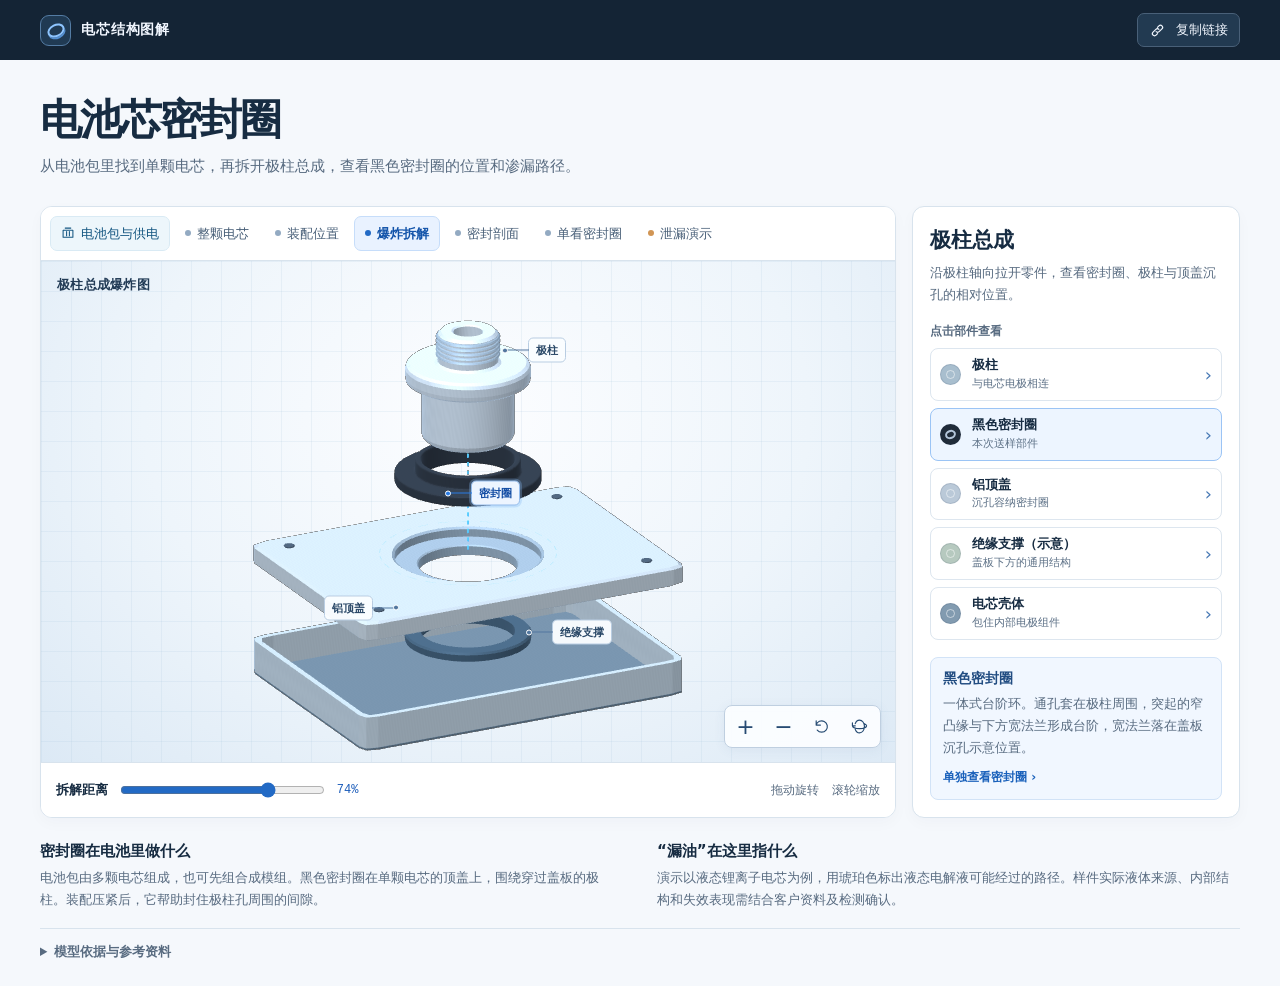
<file: battery-seal/index.html>
<!doctype html>
<html lang="zh-CN">
<head>
  <meta charset="utf-8">
  <meta name="viewport" content="width=device-width, initial-scale=1">
  <meta name="description" content="播放电池包内的电芯拆装与供电动画，交互查看极柱密封圈和失效路径。">
  <meta name="theme-color" content="#142435">
  <title>电池芯密封圈 · 三维拆解</title>
  <style>
:root {
  color-scheme: light;
  font-family: "Inter", "PingFang SC", "Microsoft YaHei", system-ui, sans-serif;
  --navy: #142435;
  --ink: #172c42;
  --muted: #586b80;
  --line: #d8e3ed;
  --blue: #185ab9;
  --pale: #edf5ff;
  --amber: #a3500a;
}
*, *::before, *::after { box-sizing: border-box; }
body { margin: 0; color: var(--ink); background: #f5f8fc; }
button, input { font: inherit; }
button { cursor: pointer; color: inherit; }
button:focus-visible, a:focus-visible, input:focus-visible, canvas:focus-visible, summary:focus-visible {
  outline: 2px solid #237bd9; outline-offset: 3px;
}
[hidden] { display: none !important; }
.top { background: var(--navy); color: #f2f7ff; }
.top-inner, main { width: min(1432px, calc(100% - 80px)); margin: 0 auto; }
.top-inner { height: 60px; display: flex; align-items: center; justify-content: space-between; gap: 12px; }
.wordmark, .share { display: flex; align-items: center; gap: 10px; font-size: 14px; }
.wordmark { font-weight: 650; letter-spacing: .06em; white-space: nowrap; }
.mark { width: 31px; height: 31px; border: 1px solid #547ca4; border-radius: 9px; display: grid; place-items: center; background: #203a53; }
.mark i { width: 18px; height: 13px; border: 2px solid #8ec5ff; border-radius: 50%; transform: rotate(-26deg); box-shadow: 0 2px 0 #538ed0; }
.share { background: #223a51; border: 1px solid #496078; border-radius: 7px; padding: 7px 11px; font-size: 13px; }
.share:hover { background: #2d4c68; }
.share svg, .camera svg { width: 17px; height: 17px; fill: none; stroke: currentColor; stroke-width: 1.65; stroke-linecap: round; stroke-linejoin: round; }
.intro { padding: 36px 0 26px; }
.intro h1 { font-size: clamp(32px, 3.3vw, 53px); line-height: 1.14; font-weight: 750; letter-spacing: -.045em; margin: 0 0 10px; }
.intro p { margin: 0; font-size: 15px; line-height: 1.7; color: var(--muted); }
.workbench { display: grid; grid-template-columns: minmax(0, 1fr) 328px; gap: 16px; align-items: stretch; }
.viewer, .sidebar { background: #fff; border: 1px solid var(--line); border-radius: 12px; box-shadow: 0 5px 15px #1a365807; min-width: 0; }
.viewer { display: flex; flex-direction: column; overflow: hidden; }
.tabs { display: flex; flex-wrap: wrap; padding: 9px; gap: 4px; background: #fff; border-bottom: 1px solid var(--line); }
.tabs button { border: 1px solid transparent; border-radius: 7px; background: transparent; padding: 8px 10px; font-size: 13px; line-height: 1.35; white-space: nowrap; color: #475e77; display: flex; align-items: center; gap: 6px; }
.tabs button:hover { background: #f1f6fb; }
.tabs button[aria-pressed="true"] { background: #e9f2ff; border-color: #c6ddfa; font-weight: 700; color: #1354aa; }
.tabs button i { border-radius: 50%; width: 6px; height: 6px; background: #93aac2; }
.tabs button[data-mode="pack"] { color: #145681; background: #edf6fb; border-color: #d9eaf4; }
.tabs button[data-mode="pack"][aria-pressed="true"] { background: #e0eff8; border-color: #aad0eb; }
.tabs button[data-mode="pack"] svg { width: 14px; height: 14px; fill: none; stroke: currentColor; stroke-width: 1.5; stroke-linecap: round; stroke-linejoin: round; }
.tabs button[aria-pressed="true"] i { background: #226ac5; }
.tabs button[data-mode="leak"] i { background: #d19554; }
.stage {
  position: relative; flex: 1; height: clamp(405px, 50vw, 620px); min-height: 405px; isolation: isolate;
  background-color: #edf4fa;
  background-image: linear-gradient(#a2c2db29 1px, transparent 1px), linear-gradient(90deg, #a2c2db29 1px, transparent 1px), radial-gradient(ellipse at 51% 31%, #fcfdff 1%, #eef5fb 54%, #dce9f5 100%);
  background-size: 30px 30px, 30px 30px, 100% 100%;
}
.stage canvas { position: absolute; width: 100%; height: 100%; inset: 0; display: block; cursor: grab; touch-action: none; }
.stage canvas:active { cursor: grabbing; }
.stage-title { position: absolute; z-index: 2; top: 15px; left: 16px; display: grid; gap: 4px; pointer-events: none; }
.stage-title strong { font-size: 13px; letter-spacing: .02em; color: #223b56; }
.stage-key { position: absolute; bottom: 18px; left: 16px; border-radius: 5px; background: #fff6e6; padding: 5px 8px; color: #8a430d; font-size: 11px; font-weight: 650; pointer-events: none; }
.stage-key span { display: inline-block; background: #d37a1a; border-radius: 50%; width: 7px; height: 7px; margin-right: 4px; }
.pack-key { color: #164f72; background: #edf7ff; }
.pack-key span:first-child { background: #2c8cb9; }
.pack-key #pack-key-text { width: auto; height: auto; margin: 0; background: transparent; border-radius: 0; }
.pack-key[data-step="2"] span:first-child { background: #d17d28; }
#annotations { position: absolute; z-index: 1; inset: 0; overflow: hidden; pointer-events: none; }
.annotation {
  --a-color: #52779f; --leader: 24px;
  position: absolute; display: flex; align-items: center; font-size: 11px; font-weight: 680; line-height: 1;
  transform: translate(var(--leader), -50%); white-space: nowrap; border-radius: 5px; padding: 6px 7px;
  color: #2a4867; border: 1px solid #b9cde2; background: #fafdfff6; pointer-events: auto;
}
.annotation::before { content: ""; position: absolute; right: 100%; width: var(--leader); height: 1px; background: var(--a-color); }
.annotation::after { content: ""; position: absolute; right: calc(100% + var(--leader) - 3px); width: 6px; height: 6px; border-radius: 50%; background: var(--a-color); border: 1px solid #fff; }
.annotation.left { transform: translate(calc(-100% - var(--leader)), -50%); }
.annotation.left::before { right: auto; left: 100%; }
.annotation.left::after { right: auto; left: calc(100% + var(--leader) - 3px); }
.annotation[data-part="seal"] { --a-color: #287be4; background: #edf5ff; border-color: #93bbeb; color: #164d98; }
.annotation[data-part="pack-cell"] { --a-color: #bb712d; background: #fff7e9; border-color: #d9a365; color: #864208; }
.annotation.static-label { pointer-events: none; }
.annotation[data-part="gap"], .annotation[data-part="leak"], .annotation[data-part="residue"], .annotation[data-part="interior"] {
  --a-color: #b76e27; color: #864208; background: #fff7e9; border-color: #d9a365;
}
.annotation:hover, .annotation[aria-pressed="true"] { box-shadow: 0 0 0 2px #85b9f350; color: #134da4; }
.camera { position: absolute; z-index: 2; right: 14px; bottom: 14px; display: flex; gap: 3px; background: #fbfdfff2; border: 1px solid #bfcfe0; border-radius: 8px; padding: 3px; box-shadow: 0 2px 12px #42698d12; }
.camera button { display: grid; place-items: center; width: 35px; height: 35px; border: 0; background: transparent; border-radius: 5px; font-size: 22px; line-height: 1; color: #274b73; padding: 0; }
.camera button:hover, .camera button[aria-pressed="true"] { background: #dfedfd; }
.no-scene { position: absolute; inset: 40% 10% auto; padding: 15px; background: #fff; border-radius: 7px; text-align: center; font-size: 14px; }
.viewer-footer { min-height: 55px; padding: 8px 15px; display: flex; justify-content: space-between; align-items: center; gap: 10px; border-top: 1px solid var(--line); background: #fff; }
.explode-control, .leak-control, .pack-control { display: flex; align-items: center; gap: 12px; font-size: 13px; white-space: nowrap; }
.explode-control label { font-weight: 650; }
.explode-control input { width: clamp(75px, 16vw, 240px); accent-color: #226ac5; cursor: pointer; margin: 0; }
.explode-control output { color: var(--blue); min-width: 36px; font: 12px "IBM Plex Mono", ui-monospace, monospace; }
.gestures { margin: 0 0 0 auto; display: flex; gap: 13px; color: var(--muted); font-size: 12px; white-space: nowrap; }
.play { border: 1px solid #e0b685; border-radius: 6px; color: #824505; background: #fff5e7; padding: 6px 9px; }
.step-control { width: 29px; height: 29px; border: 1px solid #e3c6a2; border-radius: 5px; background: #fff; color: #824505; font-size: 19px; line-height: 1; }
.step-control:disabled { opacity: .35; cursor: default; }
.step-control:not(:disabled):hover { background: #fff5e7; }
#leak-progress { color: #764312; font-size: 12px; }
.pack-control .play, .pack-control .step-control { border-color: #b5d4eb; color: #175781; background: #f0f8ff; }
.pack-control .step-control:not(:disabled):hover, .pack-control .play:hover { background: #dfedf8; }
#pack-progress { color: #295c83; font-size: 12px; }
.sidebar { padding: 20px 17px 17px; }
.sidebar h2 { margin: 0 0 8px; font-size: 21px; line-height: 1.3; }
.panel-text, .detail p { color: var(--muted); font-size: 13px; line-height: 1.7; margin: 0; }
#panel-body { margin-top: 17px; }
.panel-heading { display: block; margin: 0 0 8px; font-size: 12px; color: var(--muted); font-weight: 700; }
.part-list { display: grid; gap: 7px; }
.part, .leak-step, .pack-step {
  text-align: left; width: 100%; background: #fff; border: 1px solid #dde6ef; border-radius: 8px; min-height: 51px;
  padding: 8px 9px; display: grid; grid-template-columns: 23px minmax(0, 1fr) auto; gap: 9px; align-items: center;
}
.part:hover { border-color: #a9c9ec; background: #f5f9ff; }
.part[aria-pressed="true"] { border-color: #9bc4f5; background: #edf5ff; }
.swatch { width: 21px; height: 21px; border-radius: 50%; background: var(--part-color, #647b95); border: 1px solid #20365320; display: grid; place-items: center; }
.swatch::after { content: ""; width: 9px; height: 9px; border-radius: 50%; border: 1px solid #fff8; }
.part[data-part="seal"] .swatch::after { width: 11px; height: 9px; border: 2px solid #b4c5d9; transform: rotate(-20deg); }
.part strong, .leak-step strong, .pack-step strong { display: block; font-size: 13px; line-height: 1.3; }
.part small { display: block; color: #5c7086; font-size: 11px; line-height: 1.35; margin-top: 3px; }
.part-arrow { color: #4678b4; font-size: 18px; }
.detail { margin-top: 17px; padding: 12px; border: 1px solid #d2e3f7; border-radius: 8px; background: #f1f7ff; }
.detail strong { display: block; font-size: 14px; color: #224d82; margin-bottom: 5px; }
.detail button { margin-top: 9px; border: 0; background: none; padding: 1px 0; font-size: 12px; font-weight: 700; color: #1a61bb; }
.detail button:hover { text-decoration: underline; }
.detail.failure { border-color: #e9cea8; background: #fff8ec; }
.detail.failure strong { color: #854907; }
.leak-step, .pack-step { grid-template-columns: 25px 1fr; }
.leak-step span, .pack-step span { display: grid; place-items: center; width: 24px; height: 24px; background: #f0f4fa; color: #4f6680; border-radius: 50%; font: 11px "IBM Plex Mono", ui-monospace, monospace; }
.leak-step:hover, .leak-step[aria-pressed="true"] { border-color: #e3b878; background: #fff7e9; }
.leak-step[aria-pressed="true"] span { background: #f7dfb9; color: #83460a; }
.pack-step:hover, .pack-step[aria-pressed="true"] { border-color: #acd0ed; background: #eef7fd; }
.pack-step[aria-pressed="true"] span { background: #d5eaf8; color: #175781; }
.explainer { display: grid; grid-template-columns: 1fr 1fr; gap: 17px 34px; padding: 24px 0 18px; }
.explainer h2 { font-size: 15px; margin: 0 0 6px; }
.explainer p, .source { color: var(--muted); font-size: 13px; line-height: 1.65; margin: 0; }
.source { border-top: 1px solid var(--line); padding: 12px 0 24px; }
.source summary { cursor: pointer; width: fit-content; font-weight: 650; }
.source a { color: #1a61bb; }
.source ul { padding-left: 21px; }
.toast { position: fixed; z-index: 5; left: 50%; transform: translateX(-50%); bottom: 18px; background: #1b3149; color: #fff; border-radius: 7px; padding: 10px 15px; font-size: 13px; white-space: nowrap; }
@media (max-width: 1150px) {
  .top-inner, main { width: calc(100% - 40px); }
  .workbench { grid-template-columns: minmax(0, 1fr) 287px; gap: 12px; }
}
@media (max-width: 890px) {
  .workbench { grid-template-columns: 1fr; }
  .sidebar { display: grid; grid-template-columns: 1fr 1fr; align-items: start; gap: 15px 20px; }
  .detail, #panel-body { margin: 0; }
  #panel-body { grid-column: 2; grid-row: 1 / span 2; }
  .stage { height: clamp(390px, 68vw, 560px); }
}
@media (max-width: 600px) {
  .top-inner, main { width: calc(100% - 24px); }
  .top-inner { height: 51px; }
  .intro { padding: 22px 0 17px; }
  .intro p { font-size: 13px; }
  .tabs { display: grid; grid-template-columns: repeat(3, minmax(0, 1fr)); padding: 6px; }
  .tabs button { font-size: 12px; justify-content: center; padding: 7px 3px; }
  .tabs button[data-mode="pack"] { grid-column: 1 / -1; }
  .stage { height: clamp(335px, 86vw, 430px); min-height: 335px; }
  .stage-title { top: 9px; left: 10px; }
  .stage-title strong { font-size: 11px; }
  .annotation { --leader: 9px; font-size: 10px; padding: 4px; }
  .viewer-footer { min-height: 51px; padding: 7px 8px; }
  .explode-control { gap: 6px; font-size: 12px; }
  .gestures { font-size: 10px; gap: 6px; }
  .leak-control, .pack-control { gap: 5px; font-size: 11px; }
  .viewer-footer:has(.leak-control:not([hidden]), .pack-control:not([hidden])) .gestures { display: none; }
  #leak-progress, #pack-progress { font-size: 11px; }
  .camera { right: 8px; bottom: 8px; }
  .camera button { width: 30px; height: 30px; }
  .sidebar { display: block; padding: 15px; }
  #panel-body, .detail { margin-top: 12px; }
  .explainer { grid-template-columns: 1fr; padding-top: 18px; }
}
@media (pointer: coarse) {
  #gestures span:last-child { display: none; }
}
  </style>
</head>
<body>
  <header class="top">
    <div class="top-inner">
      <div class="wordmark">
        <span class="mark" aria-hidden="true"><i></i></span>
        <span>电芯结构图解</span>
      </div>
      <button class="share" id="share" type="button">
        <svg viewBox="0 0 24 24" aria-hidden="true"><path d="M10 13.7a3 3 0 0 0 4.3 0l4-4a3 3 0 0 0-4.3-4.3l-2.1 2.1m2.1 2.8a3 3 0 0 0-4.3 0l-4 4a3 3 0 0 0 4.3 4.3l2.1-2.1"/></svg>
        复制链接
      </button>
    </div>
  </header>
  <main>
    <div class="intro">
      <h1>电池芯密封圈</h1>
      <p>从电池包里找到单颗电芯，再拆开极柱总成，查看黑色密封圈的位置和渗漏路径。</p>
    </div>
    <div class="workbench">
      <section class="viewer" aria-label="三维模型">
        <nav class="tabs" aria-label="模型视图">
          <button type="button" data-mode="pack" aria-pressed="false"><svg viewBox="0 0 20 20" aria-hidden="true"><path d="M3 6h14v10H3zM6 3h8M8 8v6m4-6v6"/></svg>电池包与供电</button>
          <button type="button" data-mode="cell" aria-pressed="false"><i aria-hidden="true"></i>整颗电芯</button>
          <button type="button" data-mode="assembled" aria-pressed="false"><i aria-hidden="true"></i>装配位置</button>
          <button type="button" data-mode="exploded" aria-pressed="true"><i aria-hidden="true"></i>爆炸拆解</button>
          <button type="button" data-mode="section" aria-pressed="false"><i aria-hidden="true"></i>密封剖面</button>
          <button type="button" data-mode="seal" aria-pressed="false"><i aria-hidden="true"></i>单看密封圈</button>
          <button type="button" data-mode="leak" aria-pressed="false"><i aria-hidden="true"></i>泄漏演示</button>
        </nav>
        <div class="stage" id="stage">
          <div class="stage-title"><strong id="scene-title">极柱总成爆炸图</strong></div>
          <canvas id="scene" tabindex="0" aria-label="交互式三维电芯。拖动或按方向键旋转，滚轮或加减键缩放。"></canvas>
          <canvas id="pack-scene" tabindex="0" aria-label="交互式三维电池包。拖动或按方向键旋转，滚轮或加减键缩放。" hidden></canvas>
          <div id="annotations" aria-label="模型标注"></div>
          <div class="stage-key" id="stage-key" hidden><span></span>电解液示踪</div>
          <div class="stage-key pack-key" id="pack-key" hidden><span></span><span id="pack-key-text"></span></div>
          <div class="camera" aria-label="镜头控制">
            <button type="button" id="zoom-in" title="放大" aria-label="放大">+</button>
            <button type="button" id="zoom-out" title="缩小" aria-label="缩小">−</button>
            <button type="button" id="reset" title="复位视角" aria-label="复位视角"><svg viewBox="0 0 24 24" aria-hidden="true"><path d="M4.5 10A8 8 0 1 1 6 17M4.5 4v6h6"/></svg></button>
            <button type="button" id="rotate" title="自动旋转" aria-label="自动旋转" aria-pressed="false"><svg viewBox="0 0 24 24" aria-hidden="true"><path d="M6 8c1-3 3-5 6-5 4 0 7 4 7 9s-3 9-7 9c-3 0-5-2-6-5M2 11c0 2 4 4 10 4s10-2 10-4c0-1-1-2-3-3M2 7v4h4"/></svg></button>
          </div>
          <div id="no-scene" class="no-scene" hidden>浏览器未能初始化三维视图。请尝试用近期版本的 Chrome、Edge 或 Safari 打开。</div>
          <noscript><div class="no-scene">启用 JavaScript 后即可操作三维模型。</div></noscript>
        </div>
        <div class="viewer-footer">
          <div class="explode-control" id="explode-control">
            <label for="explode">拆解距离</label>
            <input id="explode" type="range" min="0" max="100" value="74" aria-label="拆解距离">
            <output id="explode-value" for="explode">74%</output>
          </div>
          <div class="leak-control" id="leak-control" hidden>
            <button class="play" id="play-leak" type="button">▶ 播放过程</button>
            <button type="button" class="step-control" id="prev-phase" aria-label="上一个泄漏步骤">‹</button>
            <span id="leak-progress" aria-live="polite"></span>
            <button type="button" class="step-control" id="next-phase" aria-label="下一个泄漏步骤">›</button>
          </div>
          <div class="pack-control" id="pack-control" hidden>
            <button class="play" id="play-pack" type="button">▶ 播放动画</button>
            <button type="button" class="step-control" id="prev-pack" aria-label="上一个电池包步骤">‹</button>
            <span id="pack-progress"></span>
            <button type="button" class="step-control" id="next-pack" aria-label="下一个电池包步骤">›</button>
          </div>
          <p class="gestures" id="gestures"><span>拖动旋转</span><span>滚轮缩放</span></p>
        </div>
      </section>
      <aside class="sidebar" aria-labelledby="panel-title">
        <div class="panel-main">
          <h2 id="panel-title">极柱总成</h2>
          <p class="panel-text" id="panel-text">沿极柱轴向拉开零件，查看密封圈、极柱与顶盖沉孔的相对位置。</p>
        </div>
        <div id="panel-body"></div>
        <div class="detail" id="detail" aria-live="polite"></div>
      </aside>
    </div>
    <section class="explainer" aria-labelledby="explain-title">
      <div>
        <h2 id="explain-title">密封圈在电池里做什么</h2>
        <p>电池包由多颗电芯组成，也可先组合成模组。黑色密封圈在单颗电芯的顶盖上，围绕穿过盖板的极柱。装配压紧后，它帮助封住极柱孔周围的间隙。</p>
      </div>
      <div>
        <h2>“漏油”在这里指什么</h2>
        <p>演示以液态锂离子电芯为例，用琥珀色标出液态电解液可能经过的路径。样件实际液体来源、内部结构和失效表现需结合客户资料及检测确认。</p>
      </div>
    </section>
    <footer class="source">
      <details>
        <summary>模型依据与参考资料</summary>
        <p>黑色密封圈的宽法兰、上凸缘和通孔参考来图。法兰外径按示意比例重建。电池包的排布、串联回路和电芯内部采用通用结构示意。剖面中的间隙和动画时序经过放大与简化，供送样阶段沟通。</p>
        <ul>
          <li><a href="https://data.epo.org/publication-server/rest/v1.2/publication-dates/2025-10-22/patents/EP4636914NWA2/document.pdf" target="_blank" rel="noopener noreferrer">极柱密封界面示例 · 欧洲专利局</a></li>
          <li><a href="https://advanced.onlinelibrary.wiley.com/doi/10.1002/advs.202405897" target="_blank" rel="noopener noreferrer">电解液用量对电芯老化的影响 · Advanced Science</a></li>
          <li><a href="https://www.nhtsa.gov/sites/nhtsa.gov/files/documents/12848-lithiumionsafetyhybrids_101217-v3-tag.pdf" target="_blank" rel="noopener noreferrer">电动车用锂离子电池安全 · NHTSA</a></li>
          <li><a href="https://www.energy.gov/science/doe-explainsbatteries" target="_blank" rel="noopener noreferrer">电池如何储存并释放能量 · 美国能源部</a></li>
          <li><a href="https://www.catl.com/en/news/472.html" target="_blank" rel="noopener noreferrer">电芯直接集成到电池包的示例 · 宁德时代</a></li>
        </ul>
      </details>
    </footer>
  </main>
  <div class="toast" id="toast" role="status" hidden></div>
<script>
(() => {
  "use strict";

  const TAU = 2 * Math.PI;
  const ANGLE_STEPS = 72;
  const SURFACE = {
    aluminum: palette("#aebbc6", .66, .10),
    body: palette("#aabac7", .62, .09),
    rim: palette("#d1dae2", .67, .12),
    steel: palette("#b8c7d6", .82, .15),
    steelDark: palette("#8297aa", .74, .06),
    black: palette("#252a30", .10, .05),
    blackEdge: palette("#363e47", .15, .07),
    insulator: palette("#3d5972", .16, .04),
    opening: palette("#425468", .14, .03),
    cutAluminum: palette("#d8c9b4", .2, .03),
    cutSteel: palette("#d3dae5", .35, .05),
    cutBlack: palette("#424957", .1, .03),
    cutInsulator: palette("#7a8fa7", .12, .01),
    copper: palette("#ad7b53", .33, .03),
    sheet: palette("#87998d", .12, .01),
    separator: palette("#d7d8bd", .08, .01),
    guide: palette("#80a9db", 0, 0, .25),
    guidesDark: palette("#3483e5", 0, 0, .63),
    contact: palette("#2783ea", 0, 0, .5),
    warning: palette("#ff7d29", .25, .28, .2),
    fluid: palette("#fb8a2f", .58, .18, .13),
    fluidLight: palette("#ffaf4e", .43, .14, .25),
    residue: palette("#99521f", .29, .11),
    inside: palette("#5b7082", .44, .05),
    dryRegion: palette("#665043", .02, .0),
  };

  function palette(hex, metal, shine, emission = 0) {
    const rgb = hex.match(/[0-9a-f]{2}/gi).map((n) => parseInt(n, 16) / 255);
    return { rgb, metal, shine, emission };
  }

  // Unitless proportions for the illustrative mesh.
  const ring = {
    bore: 1.36,
    collar: 1.54,
    flange: 2.14,
    height: .69,
    flangeHeight: .30,
    fillet: .055,
  };

  function profileWithFillets(vertices, radius) {
    return vertices.flatMap((point, index) => {
      const before = vertices[(index + vertices.length - 1) % vertices.length];
      const after = vertices[(index + 1) % vertices.length];
      const trim = (other) => {
        const dx = other[0] - point[0];
        const dy = other[1] - point[1];
        const fraction = Math.min(radius / Math.hypot(dx, dy), .28);
        return [point[0] + dx * fraction, point[1] + dy * fraction];
      };
      const start = trim(before);
      const end = trim(after);
      return [0, .33, .67, 1].map((t) => {
        const a = (1 - t) * (1 - t);
        const b = 2 * (1 - t) * t;
        const c = t * t;
        return [a * start[0] + b * point[0] + c * end[0], a * start[1] + b * point[1] + c * end[1]];
      });
    });
  }

  const sealProfile = profileWithFillets([
    [ring.bore, 0], [ring.flange, 0], [ring.flange, ring.flangeHeight],
    [ring.collar, ring.flangeHeight], [ring.collar, ring.height], [ring.bore, ring.height],
  ], ring.fillet);
  function openSealGap([radius, y]) {
    const spread = .125 * Math.max(0, 1 - (radius - ring.bore) / .16);
    return [radius + spread, y];
  }

  const postProfile = [
    [0, -1.3], [1.21, -1.3], [1.32, -1.21], [1.36, -1.11], [1.36, .39],
    [1.40, .45], [1.69, .45], [1.81, .53], [1.83, .65], [1.83, .89],
    [1.79, .99], [1.70, 1.06], [.97, 1.06], [.89, 1.13], [.87, 1.95],
    [.79, 2.04], [.48, 2.04], [.43, 2.00], [.43, 1.61], [0, 1.61],
  ];
  const insertProfile = [
    [1.37, -.91], [1.69, -.91], [1.83, -.85], [1.85, -.65], [1.80, -.59], [1.37, -.59],
  ];

  function vertex(buffer, point, normal) {
    buffer.push(...point, ...normal);
  }

  function triangle(buffer, a, b, c, normal) {
    vertex(buffer, a, normal);
    vertex(buffer, b, normal);
    vertex(buffer, c, normal);
  }

  function quad(buffer, a, b, c, d, normal) {
    triangle(buffer, a, b, c, normal);
    triangle(buffer, a, c, d, normal);
  }

  function loopSegments(callback, section, count = ANGLE_STEPS) {
    const start = section ? Math.PI : 0;
    const limit = section ? count / 2 : count;
    for (let index = 0; index < limit; index++) {
      callback(start + index * TAU / count, start + (index + 1) * TAU / count);
    }
  }

  function revolve(profile, section, count) {
    const buffer = [];
    for (let index = 0; index < profile.length; index++) {
      const [r0, y0] = profile[index];
      const [r1, y1] = profile[(index + 1) % profile.length];
      const length = Math.hypot(r1 - r0, y1 - y0);
      if (!length || (!r0 && !r1)) continue;
      const radial = (y1 - y0) / length;
      const vertical = (r0 - r1) / length;
      loopSegments((a, b) => {
        const ca = Math.cos(a);
        const sa = Math.sin(a);
        const cb = Math.cos(b);
        const sb = Math.sin(b);
        const p = [r0 * ca, y0, r0 * sa];
        const q = [r0 * cb, y0, r0 * sb];
        const r = [r1 * cb, y1, r1 * sb];
        const s = [r1 * ca, y1, r1 * sa];
        const n = [radial * ca, vertical, radial * sa];
        const m = [radial * cb, vertical, radial * sb];
        vertex(buffer, p, n); vertex(buffer, q, m); vertex(buffer, r, m);
        vertex(buffer, p, n); vertex(buffer, r, m); vertex(buffer, s, n);
      }, section, count);
    }
    return buffer;
  }

  function cross2(a, b, c) {
    return (b[0] - a[0]) * (c[1] - a[1]) - (b[1] - a[1]) * (c[0] - a[0]);
  }

  function cutFaces(profile, bilateral = true) {
    const faces = [];
    const points = profile.slice();
    while (points.length > 2) {
      const ear = points.findIndex((b, index) => {
        const a = points[(index + points.length - 1) % points.length];
        const c = points[(index + 1) % points.length];
        return cross2(a, b, c) > 1e-8 && !points.some((p) => (
          p !== a && p !== b && p !== c &&
          cross2(a, b, p) > 1e-8 && cross2(b, c, p) > 1e-8 && cross2(c, a, p) > 1e-8
        ));
      });
      if (ear < 0) break;
      const corner = points[ear];
      const before = points[(ear + points.length - 1) % points.length];
      const after = points[(ear + 1) % points.length];
      const face = [before, corner, after];
      for (const sign of bilateral ? [1, -1] : [1]) {
        triangle(faces, ...face.map(([r, y]) => [r * sign, y, 0]), [0, 0, 1]);
      }
      points.splice(ear, 1);
    }
    return faces;
  }

  function box(width, height, depth) {
    const x = width / 2;
    const y = height / 2;
    const z = depth / 2;
    const buffer = [];
    quad(buffer, [-x, y, -z], [x, y, -z], [x, y, z], [-x, y, z], [0, 1, 0]);
    quad(buffer, [-x, -y, -z], [-x, -y, z], [x, -y, z], [x, -y, -z], [0, -1, 0]);
    quad(buffer, [-x, -y, z], [-x, y, z], [x, y, z], [x, -y, z], [0, 0, 1]);
    quad(buffer, [x, -y, -z], [x, y, -z], [-x, y, -z], [-x, -y, -z], [0, 0, -1]);
    quad(buffer, [x, -y, z], [x, y, z], [x, y, -z], [x, -y, -z], [1, 0, 0]);
    quad(buffer, [-x, -y, -z], [-x, y, -z], [-x, y, z], [-x, -y, z], [-1, 0, 0]);
    return buffer;
  }

  function roundedBoundary(angle, w, d, radius) {
    const cx = Math.cos(angle);
    const cz = Math.sin(angle);
    const ax = Math.abs(cx);
    const az = Math.abs(cz);
    let distance = Math.min(w / ax, d / az);
    const x = w - radius;
    const z = d - radius;
    if (distance * ax > x && distance * az > z) {
      const projection = x * ax + z * az;
      distance = projection + Math.sqrt(Math.max(0, projection * projection - x * x - z * z + radius * radius));
    }
    return [cx * distance, cz * distance];
  }

  function plate(w, d, upper, lower, radius, section = false, holeUpper = 0, holeLower = 0) {
    const faces = [];
    const bevel = radius * .31;
    const upperInset = Math.min(.06, (upper - lower) / 3);
    loopSegments((a, b) => {
      const outerA = roundedBoundary(a, w, d, radius);
      const outerB = roundedBoundary(b, w, d, radius);
      const rad = (angle, size, y) => [Math.cos(angle) * size, y, Math.sin(angle) * size];
      const p = (pair, y, shrink = 0) => [pair[0] * (1 - shrink / w), y, pair[1] * (1 - shrink / d)];
      quad(faces, rad(a, holeUpper, upper), p(outerA, upper, bevel), p(outerB, upper, bevel), rad(b, holeUpper, upper), [0, 1, 0]);
      quad(faces, rad(a, holeLower, lower), p(outerA, lower, bevel), p(outerB, lower, bevel), rad(b, holeLower, lower), [0, -1, 0]);
      const dx = outerB[0] - outerA[0];
      const dz = outerB[1] - outerA[1];
      const length = Math.hypot(dx, dz);
      const nx = dz / length;
      const nz = -dx / length;
      quad(faces, p(outerA, lower + upperInset), p(outerB, lower + upperInset), p(outerB, upper - upperInset), p(outerA, upper - upperInset), [nx, 0, nz]);
      quad(faces, p(outerA, upper - upperInset), p(outerB, upper - upperInset), p(outerB, upper, bevel), p(outerA, upper, bevel), [nx * .62, .78, nz * .62]);
      quad(faces, p(outerA, lower + upperInset), p(outerB, lower + upperInset), p(outerB, lower, bevel), p(outerA, lower, bevel), [nx * .62, -.78, nz * .62]);
    }, section, 144);
    return faces;
  }

  function sleeve(w, d, top, bottom, corner) {
    const faces = [];
    const wall = .18;
    loopSegments((a, b) => {
      const outerA = roundedBoundary(a, w, d, corner);
      const outerB = roundedBoundary(b, w, d, corner);
      const innerA = roundedBoundary(a, w - wall, d - wall, corner - wall / 2);
      const innerB = roundedBoundary(b, w - wall, d - wall, corner - wall / 2);
      const p = (pair, y) => [pair[0], y, pair[1]];
      const dx = outerB[0] - outerA[0];
      const dz = outerB[1] - outerA[1];
      const length = Math.hypot(dx, dz);
      const nx = dz / length;
      const nz = -dx / length;
      quad(faces, p(innerA, top), p(outerA, top), p(outerB, top), p(innerB, top), [0, 1, 0]);
      quad(faces, p(outerA, bottom), p(outerB, bottom), p(outerB, top), p(outerA, top), [nx, 0, nz]);
      quad(faces, p(innerA, bottom), p(innerB, bottom), p(innerB, top), p(innerA, top), [-nx, 0, -nz]);
    }, false, 144);
    return faces;
  }

  function cylinder(r, bottom, top, bevel = .05) {
    return [[0, bottom], [r - bevel, bottom], [r, bottom + bevel], [r, top - bevel], [r - bevel, top], [0, top]];
  }

  function strokeBetween(buffer, start, end, thickness) {
    const dx = end[0] - start[0];
    const dy = end[1] - start[1];
    const length = Math.hypot(dx, dy) || 1;
    const nx = -dy * thickness / length;
    const ny = dx * thickness / length;
    const p = (v, sign) => [v[0] + sign * nx, v[1] + sign * ny, v[2]];
    quad(buffer, p(start, 1), p(start, -1), p(end, -1), p(end, 1), [0, 0, 1]);
  }

  function makeDashedCircle(radius, y, thickness, count = 64) {
    const faces = [];
    for (let index = 0; index < count; index += 2) {
      const a = index / count * TAU;
      const b = (index + 1.1) / count * TAU;
      const p = (t, r) => [r * Math.cos(t), y, r * Math.sin(t)];
      quad(faces, p(a, radius), p(a, radius + thickness), p(b, radius + thickness), p(b, radius), [0, 1, 0]);
    }
    return faces;
  }

  const meshData = {};
  const saveMesh = (name, data) => { meshData[name] = new Float32Array(data); };
  for (const [name, profile] of [["seal", sealProfile], ["post", postProfile], ["insert", insertProfile]]) {
    saveMesh(name, revolve(profile, false));
    saveMesh(name + "Section", revolve(profile, true));
    saveMesh(name + "Cut", cutFaces(profile, false));
  }
  const sealGapSection = revolve(sealProfile, true);
  for (let index = 0; index < sealGapSection.length; index += 6) {
    const x = sealGapSection[index];
    const y = sealGapSection[index + 1];
    const z = sealGapSection[index + 2];
    const radius = Math.hypot(x, z);
    const [expanded] = openSealGap([radius, y]);
    const local = 1 + ((expanded - radius) / radius) * Math.max(0, x / radius) ** 14;
    sealGapSection[index] *= local;
    sealGapSection[index + 2] *= local;
  }
  saveMesh("sealGapSection", sealGapSection);
  saveMesh("sealGapCut", cutFaces(sealProfile.map(openSealGap), false));

  saveMesh("detailLid", plate(5.25, 3.7, 0, -.59, .30, false, 2.21, 1.45));
  saveMesh("detailLidSection", plate(5.25, 3.7, 0, -.59, .30, true, 2.21, 1.45));
  const lidBore = [[1.45, -.59], [2.21, -.59], [2.21, 0], [2.14, -.055], [2.14, -.285], [1.49, -.285], [1.45, -.32]];
  saveMesh("bore", revolve(lidBore, false));
  saveMesh("boreSection", revolve(lidBore, true));
  saveMesh("lidCut", cutFaces([
    [1.45, -.59], [5.25, -.59], [5.25, 0], [2.21, 0],
    [2.14, -.055], [2.14, -.285], [1.49, -.285], [1.45, -.32],
  ]));
  saveMesh("shell", plate(5.24, 3.68, -.64, -3.30, .31));
  saveMesh("shellSkirt", sleeve(5.24, 3.68, -.64, -1.60, .31));
  saveMesh("shellFloor", plate(5.24, 3.68, -1.56, -1.71, .31));
  saveMesh("fullBody", plate(13.5, 4.0, -.69, -9.6, .42));
  saveMesh("fullLid", plate(13.52, 4.02, 0, -.61, .36));
  saveMesh("fullShoulder", revolve(cylinder(1.79, 0, .17, .07), false, 56));
  saveMesh("fullTerminal", revolve(cylinder(1.5, .16, .55, .14), false, 56));
  saveMesh("fullTerminalInset", revolve(cylinder(1.28, .53, .57, .02), false, 56));
  saveMesh("fillPort", revolve(cylinder(.56, .008, .08, .035), false, 36));
  saveMesh("fillPortInset", revolve(cylinder(.34, .08, .105, .012), false, 36));
  saveMesh("assemblyDot", revolve(cylinder(.12, .003, .041, .015), false, 20));
  saveMesh("vent", plate(1.52, .84, .083, .015, .61, false));
  saveMesh("ventInset", plate(1.21, .65, .101, .080, .55, false));
  saveMesh("ventLine", box(1.75, .026, .045));
  saveMesh("horizontalSign", box(.87, .025, .116));
  saveMesh("verticalSign", box(.116, .025, .87));
  saveMesh("wall", box(.21, 3.65, 3.58));
  saveMesh("rear", box(10.2, 3.65, .20));
  saveMesh("bottom", box(10.2, .21, 3.58));
  saveMesh("sheet", box(8.85, 2.55, .115));
  saveMesh("conductiveTab", box(1.04, .68, .19));
  saveMesh("dryFilm", box(1.55, 1.25, .035));
  saveMesh("topGuide", makeDashedCircle(2.56, .012, .025, 52));
  saveMesh("contactGuide", makeDashedCircle(2.165, .016, .026, 64));
  saveMesh("thread", revolve([[.86, 0], [.94, .033], [.91, .077], [.86, .107]], false, 48));
  saveMesh("threadSection", revolve([[.86, 0], [.94, .033], [.91, .077], [.86, .107]], true, 48));
  saveMesh("pip", revolve(cylinder(.044, -.065, .065, .015), false, 16));
  saveMesh("leakDot", revolve([
    [0, -.088], [.071, -.074], [.095, -.033], [.094, .016], [.065, .074], [0, .119],
  ], false, 32));
  saveMesh("pool", revolve([[0, .005], [.24, .005], [.30, .027], [.23, .05], [0, .066]], false, 44));
  saveMesh("stain", revolve([[0, .001], [.1, .001], [.125, .017], [.08, .022], [0, .022]], false, 26));

  const leakRoute = [
    [1.36, -2.17, .035], [1.39, -1.39, .045], [1.41, -.89, .045], [1.39, -.45, .045],
    [1.40, -.08, .045], [1.42, .41, .045], [1.72, .45, .045], [1.85, .34, .045],
    [2.04, .18, .045], [2.22, .076, .045], [2.73, .038, .045], [3.67, .028, .045],
  ];
  const track = [];
  leakRoute.slice(1).forEach((point, index) => strokeBetween(track, leakRoute[index], point, .033));
  saveMesh("leakTrack", track);
  const gapStroke = [];
  strokeBetween(gapStroke, [1.41, -.23, .045], [1.41, .37, .045], .045);
  saveMesh("gapStroke", gapStroke);

  const vertexShader = `
    attribute vec3 position;
    attribute vec3 normal;
    uniform mat4 transform;
    uniform vec3 origin;
    uniform vec3 scale;
    varying vec3 vPosition;
    varying vec3 vNormal;
    void main() {
      vPosition = position * scale + origin;
      vNormal = normalize(normal / scale);
      gl_Position = transform * vec4(vPosition, 1.0);
    }
  `;
  const fragmentShader = `
    precision mediump float;
    uniform vec3 baseColor;
    uniform vec3 viewDirection;
    uniform vec3 surface;
    uniform float opacity;
    varying vec3 vPosition;
    varying vec3 vNormal;
    void main() {
      vec3 n = normalize(vNormal);
      vec3 mainLight = normalize(vec3(-0.50, 0.84, 0.37));
      vec3 edgeLight = normalize(vec3(0.18, 0.55, -0.82));
      vec3 reflection = reflect(-viewDirection, n);
      float primary = max(dot(n, mainLight), 0.0);
      float edge = max(dot(n, edgeLight), 0.0);
      float fresnel = pow(1.0 - max(dot(n, viewDirection), 0.0), 3.0);
      float highlight = pow(max(dot(n, normalize(mainLight + viewDirection)), 0.0), 25.0);
      float environment = smoothstep(-0.37, 0.87, reflection.y) * 0.25
        + smoothstep(-0.06, 0.01, abs(reflection.y - 0.23) - 0.047) * 0.05;
      float grain = sin(vPosition.x * 71.0 + vPosition.y * 10.0 + sin(vPosition.z * 27.0)) * 0.008;
      vec3 shade = baseColor * (0.65 + primary * 0.45 + edge * 0.11 + surface.z);
      shade += vec3(0.64, 0.75, 0.89) * (environment * surface.x + highlight * (surface.y + 0.17 * surface.x));
      shade += vec3(0.43, 0.57, 0.73) * (fresnel * (0.16 + 0.24 * surface.x) + edge * 0.035);
      shade += grain * surface.x;
      gl_FragColor = vec4(clamp(shade, 0.0, 1.0), opacity);
    }
  `;

  function makeWebGL(canvas) {
    const gl = canvas.getContext("webgl", { alpha: true, antialias: true, premultipliedAlpha: false });
    if (!gl) return null;

    function shader(type, source) {
      const handle = gl.createShader(type);
      gl.shaderSource(handle, source);
      gl.compileShader(handle);
      if (!gl.getShaderParameter(handle, gl.COMPILE_STATUS)) throw Error(gl.getShaderInfoLog(handle));
      return handle;
    }

    const program = gl.createProgram();
    gl.attachShader(program, shader(gl.VERTEX_SHADER, vertexShader));
    gl.attachShader(program, shader(gl.FRAGMENT_SHADER, fragmentShader));
    gl.linkProgram(program);
    if (!gl.getProgramParameter(program, gl.LINK_STATUS)) throw Error(gl.getProgramInfoLog(program));
    const locations = {};
    for (const name of ["transform", "origin", "scale", "baseColor", "viewDirection", "surface", "opacity"]) {
      locations[name] = gl.getUniformLocation(program, name);
    }
    const position = gl.getAttribLocation(program, "position");
    const normal = gl.getAttribLocation(program, "normal");
    const buffers = new Map();
    let transparent = false;
    gl.useProgram(program);
    gl.enableVertexAttribArray(position);
    gl.enableVertexAttribArray(normal);
    gl.clearColor(0, 0, 0, 0);
    gl.enable(gl.DEPTH_TEST);
    gl.depthFunc(gl.LEQUAL);
    gl.enable(gl.BLEND);
    gl.blendFuncSeparate(gl.SRC_ALPHA, gl.ONE_MINUS_SRC_ALPHA, gl.ONE, gl.ONE_MINUS_SRC_ALPHA);

    return {
      begin(camera) {
        gl.viewport(0, 0, canvas.width, canvas.height);
        gl.depthMask(true);
        transparent = false;
        gl.clear(gl.COLOR_BUFFER_BIT | gl.DEPTH_BUFFER_BIT);
        gl.uniformMatrix4fv(locations.transform, false, camera.matrix);
        gl.uniform3fv(locations.viewDirection, camera.forward);
      },
      mesh(name, color, origin, scale, opacity) {
        const vertices = meshData[name];
        if (!vertices || !vertices.length) return;
        const nextTransparent = opacity < 1;
        if (transparent !== nextTransparent) {
          gl.depthMask(!nextTransparent);
          transparent = nextTransparent;
        }
        if (!buffers.has(name)) {
          buffers.set(name, gl.createBuffer());
          gl.bindBuffer(gl.ARRAY_BUFFER, buffers.get(name));
          gl.bufferData(gl.ARRAY_BUFFER, vertices, gl.STATIC_DRAW);
        } else {
          gl.bindBuffer(gl.ARRAY_BUFFER, buffers.get(name));
        }
        gl.vertexAttribPointer(position, 3, gl.FLOAT, false, 24, 0);
        gl.vertexAttribPointer(normal, 3, gl.FLOAT, false, 24, 12);
        gl.uniform3fv(locations.baseColor, color.rgb);
        gl.uniform3f(locations.surface, color.metal, color.shine, color.emission);
        gl.uniform3fv(locations.origin, origin);
        gl.uniform3fv(locations.scale, scale);
        gl.uniform1f(locations.opacity, opacity);
        gl.drawArrays(gl.TRIANGLES, 0, vertices.length / 6);
      },
      end() {},
      destroy() {
        buffers.forEach((buffer) => gl.deleteBuffer(buffer));
        gl.deleteProgram(program);
      },
    };
  }

  const dot = (a, b) => a[0] * b[0] + a[1] * b[1] + a[2] * b[2];
  const subtract = (a, b) => [a[0] - b[0], a[1] - b[1], a[2] - b[2]];
  const normalized = (a) => a.map((value) => value / Math.hypot(...a));
  const ambientDirection = normalized([-.5, .84, .37]);

  function makeCanvasRenderer(canvas) {
    const context = canvas.getContext("2d");
    let camera;
    let faces = [];
    return {
      begin(frame) {
        camera = frame;
        faces = [];
        context.setTransform(canvas.width / camera.width, 0, 0, canvas.height / camera.height, 0, 0);
        context.clearRect(0, 0, camera.width, camera.height);
      },
      mesh(name, color, origin, scale, opacity) {
        const data = meshData[name];
        if (!data) return;
        for (let offset = 0; offset < data.length; offset += 18) {
          const points = [0, 6, 12].map((i) => [
            data[offset + i] * scale[0] + origin[0],
            data[offset + i + 1] * scale[1] + origin[1],
            data[offset + i + 2] * scale[2] + origin[2],
          ]);
          const normal = [data[offset + 3], data[offset + 4], data[offset + 5]];
          const viewAngle = dot(normal, camera.forward);
          if (viewAngle < -.10) continue;
          const coordinates = points.map((p) => camera.project(p));
          const depth = coordinates.reduce((sum, p) => sum + p.depth, 0) / 3;
          const shade = .67 + Math.max(dot(normal, ambientDirection), 0) * .46 + color.emission;
          const edge = (1 - Math.max(viewAngle, 0)) * (.08 + color.metal * .17);
          const rgb = color.rgb.map((channel) => Math.min(255, Math.round((channel * shade + edge) * 255)));
          faces.push({ coordinates, depth, color: `rgba(${rgb.join(",")},${opacity})` });
        }
      },
      end() {
        faces.sort((a, b) => a.depth - b.depth);
        for (const { coordinates, color } of faces) {
          context.beginPath();
          context.moveTo(coordinates[0].x, coordinates[0].y);
          context.lineTo(coordinates[1].x, coordinates[1].y);
          context.lineTo(coordinates[2].x, coordinates[2].y);
          context.closePath();
          context.fillStyle = context.strokeStyle = color;
          context.lineWidth = .45;
          context.stroke();
          context.fill();
        }
      },
      destroy() {},
    };
  }

  const MODES = {
    cell: { yaw: -.57, pitch: .37, target: [0, -4.0, 0], fit: [33, 18] },
    assembled: { yaw: -.52, pitch: .46, target: [0, -.77, 0], fit: [15.0, 9.8] },
    exploded: { yaw: -.47, pitch: .37, target: [0, .23, 0], fit: [14.8, 11] },
    section: { yaw: -.23, pitch: .24, target: [0, -1.0, 0], fit: [14.7, 9.2] },
    leak: { yaw: -.20, pitch: .24, target: [0, -1.0, 0], fit: [14.7, 9.2] },
    seal: { yaw: -.35, pitch: .50, target: [0, .22, 0], fit: [6.0, 5.4] },
  };
  const ORIGIN = [0, 0, 0];
  const ONE = [1, 1, 1];
  const limit = (value, min, max) => Math.max(min, Math.min(max, value));

  function makeCamera(width, height, mode, yaw, pitch, zoom, explode) {
    const config = MODES[mode];
    const heightFit = config.fit[1] + (mode === "exploded" ? 4.8 * explode : 0);
    const scale = Math.min(width / config.fit[0], height / heightFit) * zoom;
    const target = config.target.slice();
    if (mode === "exploded") target[1] += 1.48 * explode;
    const cosYaw = Math.cos(yaw);
    const sinYaw = Math.sin(yaw);
    const cosPitch = Math.cos(pitch);
    const sinPitch = Math.sin(pitch);
    const right = [cosYaw, 0, -sinYaw];
    const up = [-sinYaw * sinPitch, cosPitch, -cosYaw * sinPitch];
    const forward = [sinYaw * cosPitch, sinPitch, cosYaw * cosPitch];
    const x = right.map((v) => v * scale * 2 / width);
    const y = up.map((v) => v * scale * 2 / height);
    const z = forward.map((v) => v * -.032);
    return {
      width, height, scale, forward,
      matrix: [
        x[0], y[0], z[0], 0, x[1], y[1], z[1], 0, x[2], y[2], z[2], 0,
        -dot(x, target), -dot(y, target), -dot(z, target), 1,
      ],
      project(point) {
        const relative = subtract(point, target);
        return {
          x: width / 2 + dot(right, relative) * scale,
          y: height / 2 - dot(up, relative) * scale,
          depth: dot(forward, relative),
        };
      },
    };
  }

  function sampleRoute(fraction) {
    const proportion = fraction * (leakRoute.length - 1);
    const index = Math.min(Math.floor(proportion), leakRoute.length - 2);
    const t = proportion - index;
    return leakRoute[index].map((value, axis) => value + (leakRoute[index + 1][axis] - value) * t);
  }

  window.createBatteryScene = (canvas, options = {}) => {
    const renderer = makeWebGL(canvas) || makeCanvasRenderer(canvas);
    let mode = "exploded";
    let yaw = MODES[mode].yaw;
    let pitch = MODES[mode].pitch;
    let explode = .74;
    let visibleExplode = explode;
    let phase = 0;
    let zoom = 1;
    let selected = "";
    let autoRotate = false;
    let frameId = 0;
    let lastTime = 0;
    let labels = [];
    let mouseMoved = false;
    let pinchSpan = 0;
    const pointers = new Map();
    const reduceMotion = window.matchMedia("(prefers-reduced-motion: reduce)").matches;

    function render(time) {
      frameId = 0;
      const width = canvas.clientWidth;
      const height = canvas.clientHeight;
      if (!width || !height) return;
      const dpr = Math.min(window.devicePixelRatio || 1, 2);
      const pixelWidth = Math.round(width * dpr);
      const pixelHeight = Math.round(height * dpr);
      if (canvas.width !== pixelWidth || canvas.height !== pixelHeight) {
        canvas.width = pixelWidth;
        canvas.height = pixelHeight;
      }
      if (autoRotate) yaw += Math.min(35, time - (lastTime || time)) * .00045;
      lastTime = time;
      visibleExplode += (explode - visibleExplode) * (reduceMotion ? 1 : .20);
      if (Math.abs(explode - visibleExplode) < .006) visibleExplode = explode;
      const camera = makeCamera(width, height, mode, yaw, pitch, zoom, visibleExplode);
      const anchors = [];
      const draw = (name, color, origin = ORIGIN, scale = ONE, opacity = 1) => renderer.mesh(name, color, origin, scale, opacity);
      const mark = (id, point) => {
        const { x, y, depth } = camera.project(point);
        anchors.push({ id, x, y, depth, visible: x >= 0 && y >= 0 && x < width && y < height });
      };
      const useColor = (name, color) => {
        if (selected !== name) return color;
        const mix = name === "seal" ? .075 : .32;
        return { ...color, rgb: color.rgb.map((v, index) => v * (1 - mix) + [.25, .48, .82][index] * mix), emission: color.emission + .052 };
      };
      const pieces = (isSection, sealOffset, terminalOffset, insertOffset) => {
        const sealBase = -.281 + sealOffset;
        const terminalBase = terminalOffset;
        const detail = isSection ? "Section" : "";
        const sealColor = useColor("seal", SURFACE.black);
        const gap = mode === "leak" && phase > 0;
        draw(gap ? "sealGapSection" : "seal" + detail, sealColor, [0, sealBase, 0]);
        draw("post" + detail, useColor("terminal", SURFACE.steel), [0, terminalBase, 0]);
        draw("insert" + detail, useColor("insulator", SURFACE.insulator), [0, insertOffset, 0]);
        for (let turn = 0; turn < 5; turn++) {
          draw("thread" + detail, SURFACE.steelDark, [0, terminalBase + 1.29 + turn * .137, 0]);
        }
        if (isSection) {
          const sectionParts = [
            ["sealCut", useColor("seal", SURFACE.cutBlack), sealBase, gap ? "sealGapCut" : "sealCut"],
            ["postCut", SURFACE.cutSteel, terminalBase, "postCut"],
            ["insertCut", SURFACE.cutInsulator, insertOffset, "insertCut"],
          ];
          for (const [plain, color, height, right] of sectionParts) {
            draw(right, color, [0, height, .002]);
            draw(plain, color, [0, height, .002], [-1, 1, 1]);
          }
        }
        mark("terminal", [.78, terminalBase + 1.57, isSection ? .02 : .78]);
        mark("seal", [isSection ? -1.89 : -1.35, sealBase + .30, isSection ? .01 : 1.34]);
        if (mode !== "assembled") mark("insulator", [1.64, -.72 + insertOffset, isSection ? .03 : .62]);
      };

      renderer.begin(camera);
      if (mode === "cell") {
        draw("fullBody", useColor("shell", SURFACE.body));
        draw("fullLid", useColor("lid", SURFACE.aluminum));
        for (const x of [-9.45, 9.45]) {
          draw("fullShoulder", x < 0 ? useColor("seal", SURFACE.blackEdge) : SURFACE.blackEdge, [x, 0, 0]);
          draw("fullTerminal", x < 0 ? useColor("terminal", SURFACE.steel) : SURFACE.steel, [x, 0, 0]);
          draw("fullTerminalInset", x < 0 ? useColor("terminal", SURFACE.rim) : SURFACE.rim, [x, 0, 0]);
          draw("horizontalSign", SURFACE.opening, [x, .57, 0]);
        }
        draw("verticalSign", SURFACE.opening, [-9.45, .57, 0]);
        draw("vent", SURFACE.steelDark);
        draw("ventInset", SURFACE.rim);
        draw("ventLine", SURFACE.steelDark, [0, .105, 0]);
        draw("fillPort", SURFACE.steelDark, [4.45, 0, 0]);
        draw("fillPortInset", SURFACE.rim, [4.45, 0, 0]);
        for (const x of [-12.43, 12.43]) {
          for (const z of [-3.1, 3.1]) draw("assemblyDot", SURFACE.opening, [x, 0, z]);
        }
        draw("topGuide", SURFACE.guidesDark, [-9.45, .004, 0], ONE, .85);
        mark("terminal", [-9.45, .55, 0]);
        mark("lid", [-5.52, 0, 2.42]);
        mark("seal", [-9.45, .20, 1.57]);
        mark("vent", [0, .12, 0]);
        mark("fill", [4.45, .12, 0]);
        mark("shell", [4.6, -5.3, 4.0]);
      } else if (mode === "seal") {
        draw("seal", useColor("seal", SURFACE.black));
        draw("topGuide", SURFACE.guide, [0, -.02, 0], ONE, .62);
        mark("seal", [-1.74, .3025, .92]);
        mark("bore", [ring.bore * .81, ring.height, ring.bore * -.59]);
        mark("collar", [.77, ring.height, 1.33]);
      } else {
        const isSection = mode === "section" || mode === "leak";
        const detail = isSection ? "Section" : "";
        const separation = mode === "exploded" ? visibleExplode : 0;
        if (mode === "assembled") {
          draw("shell", useColor("shell", SURFACE.body));
          mark("shell", [-3.7, -2.49, 3.64]);
        }
        if (mode === "exploded") {
          const offset = -3.12 * separation;
          draw("shellFloor", useColor("shell", SURFACE.inside), [0, offset, 0]);
          draw("shellSkirt", useColor("shell", SURFACE.body), [0, offset, 0]);
          mark("shell", [-3.85, offset - .94, 3.64]);
        }
        if (isSection) {
          draw("wall", SURFACE.body, [-5.10, -2.38, -1.79]);
          draw("wall", SURFACE.body, [5.10, -2.38, -1.79]);
          draw("rear", SURFACE.body, [0, -2.38, -3.59]);
          draw("bottom", SURFACE.cutAluminum, [0, -4.17, -1.79]);
          for (let index = 0; index < 16; index++) {
            const material = [SURFACE.sheet, SURFACE.separator, SURFACE.copper, SURFACE.separator][index % 4];
            draw("sheet", useColor("core", material), [0, -2.71, -.63 - index * .14]);
          }
          draw("conductiveTab", SURFACE.copper, [0, -1.30, -.69]);
          draw("lidCut", useColor("lid", SURFACE.cutAluminum), [0, 0, .001]);
          mark("core", [2.05, -2.75, -.43]);
        }
        draw("detailLid" + detail, useColor("lid", SURFACE.aluminum));
        draw("bore" + detail, SURFACE.steelDark);
        for (const x of [-4.36, 4.36]) {
          for (const z of isSection ? [-2.88] : [-2.88, 2.88]) {
            draw("assemblyDot", SURFACE.opening, [x, 0, z], [1.35, 1.35, 1.35]);
          }
        }
        pieces(isSection, 3.48 * separation, 6.65 * separation, -2.42 * separation);
        mark("lid", [isSection ? -4.3 : -3.62, -.15, isSection ? .015 : 2.56]);

        if (separation > .08) {
          draw("topGuide", SURFACE.guide, [0, .015, 0], ONE, .76);
          for (let y = .20; y < .10 + 6.65 * separation; y += .26) {
            draw("pip", SURFACE.guidesDark, [0, y, 0], [.63, 1, .63], .76);
          }
        } else if (mode === "assembled" || mode === "section" || (mode === "leak" && phase === 0)) {
          draw("contactGuide", SURFACE.contact, [0, .002, 0], ONE, .61);
        }

        if (mode === "leak" && phase > 0) {
          if (phase >= 2) {
            draw("pool", SURFACE.fluid, [2.58, .012, -.08], [1.78, .81, .84]);
            draw("pool", SURFACE.fluidLight, [2.31, .018, -.06], [.60, .85, .67]);
            draw("leakTrack", SURFACE.fluidLight, ORIGIN, ONE, .82);
            for (let drop = 0; drop < 5; drop++) {
              const t = (((reduceMotion ? 2180 : time) / 3100) + .198 * drop) % 1;
              const size = .83 + (drop % 3) * .095;
              draw("leakDot", SURFACE.fluid, sampleRoute(t), [size, size, size]);
            }
            mark("leak", [2.62, .05, .055]);
          }
          if (phase === 3) {
            draw("pool", SURFACE.fluid, [3.5, .020, -.14], [2.38, .88, 1.42]);
            draw("pool", SURFACE.fluid, [4.21, .014, -.32], [1.32, .83, 1.48]);
            const stains = [[3.36, -.42], [3.8, -.68], [4.24, -.75], [4.33, -.53], [4.66, -.36], [4.46, -.92], [4.78, -.68]];
            for (const [x, z] of stains) draw("stain", SURFACE.residue, [x, .016, z]);
            const deposits = [
              [1.58, .473, .048], [1.67, .514, .048], [1.76, .555, .048], [1.79, .490, .043],
              [1.86, .446, .039], [1.93, .362, .041], [2.04, .252, .042], [2.15, .138, .049],
              [2.23, .104, -.21], [2.18, .102, -.40], [2.10, .100, -.56],
            ];
            for (const [x, y, z] of deposits) draw("leakDot", SURFACE.residue, [x, y, z], [.42, .28, .46]);
            draw("dryFilm", SURFACE.dryRegion, [1.8, -2.92, -.546], ONE, .64);
            for (let index = 0; index < 7; index++) {
              const x = 1.14 + index * .218;
              draw("pip", SURFACE.warning, [x, -2.35, -.514], [1.18, .19, .65], .72);
              draw("pip", SURFACE.warning, [x, -3.49, -.514], [1.18, .19, .65], .72);
            }
            mark("residue", [1.89, .44, .078]);
            mark("interior", [2.28, -3.25, -.505]);
          }
          draw("gapStroke", SURFACE.warning, ORIGIN, ONE, .94);
          mark("gap", [1.41, .28, .06]);
        }
      }
      renderer.end();
      labels = anchors;
      options.onFrame?.(labels);
      if (autoRotate || (mode === "leak" && phase >= 2 && !reduceMotion) || visibleExplode !== explode) invalidate();
    }

    function invalidate() {
      if (!frameId) frameId = requestAnimationFrame(render);
    }

    function reset() {
      yaw = MODES[mode].yaw;
      pitch = MODES[mode].pitch;
      zoom = 1;
      invalidate();
    }

    function changeZoom(factor) {
      if (Number.isFinite(factor) && factor > 0) zoom = limit(zoom * factor, .66, 2.9);
      invalidate();
    }

    function changeAngles(dx, dy) {
      yaw += dx;
      pitch = limit(pitch + dy, -.36, 1.40);
      if (mode === "section" || mode === "leak") {
        yaw = limit(yaw, -1.25, 1.25);
        pitch = limit(pitch, -.06, .92);
      }
      invalidate();
    }

    function pointerDown(event) {
      if (event.pointerType === "mouse" && event.button !== 0) return;
      if (!pointers.size) mouseMoved = false;
      pointers.set(event.pointerId, [event.clientX, event.clientY]);
      canvas.setPointerCapture(event.pointerId);
      if (pointers.size > 1) {
        mouseMoved = true;
        pinchSpan = 0;
      }
    }

    function pointerMove(event) {
      if (!pointers.has(event.pointerId)) return;
      const [previousX, previousY] = pointers.get(event.pointerId);
      const dx = event.clientX - previousX;
      const dy = event.clientY - previousY;
      if (Math.abs(dx) + Math.abs(dy) > 2) mouseMoved = true;
      pointers.set(event.pointerId, [event.clientX, event.clientY]);
      if (pointers.size > 1) {
        const [a, b] = pointers.values();
        const span = Math.hypot(a[0] - b[0], a[1] - b[1]);
        if (pinchSpan > 1) changeZoom(span / pinchSpan);
        pinchSpan = span;
        return;
      }
      if (mouseMoved) changeAngles(-dx * .008, dy * .008);
    }

    function pointerUp(event) {
      const isActive = pointers.delete(event.pointerId);
      if (!isActive || event.type !== "pointerup" || mouseMoved || pointers.size || !options.onPick) return;
      const { left, top } = canvas.getBoundingClientRect();
      const x = event.clientX - left;
      const y = event.clientY - top;
      const distances = labels.filter((label) => label.visible).map((label) => ({
        id: label.id, value: Math.hypot(label.x - x, label.y - y),
      }));
      distances.sort((a, b) => a.value - b.value);
      if (distances[0]?.value <= 64) options.onPick(distances[0].id);
    }

    function wheel(event) {
      event.preventDefault();
      changeZoom(Math.exp(limit(-event.deltaY * .002, -.27, .27)));
    }

    function keydown(event) {
      const actions = {
        ArrowLeft: () => changeAngles(.14, 0),
        ArrowRight: () => changeAngles(-.14, 0),
        ArrowUp: () => changeAngles(0, .12),
        ArrowDown: () => changeAngles(0, -.12),
        "+": () => changeZoom(1.12),
        "=": () => changeZoom(1.12),
        "-": () => changeZoom(.89),
        Home: reset,
      };
      if (!actions[event.key]) return;
      event.preventDefault();
      actions[event.key]();
    }

    const events = { pointerdown: pointerDown, pointermove: pointerMove, pointerup: pointerUp, pointercancel: pointerUp, lostpointercapture: pointerUp, wheel, keydown };
    for (const [name, handler] of Object.entries(events)) canvas.addEventListener(name, handler, { passive: false });
    canvas.style.touchAction = "none";
    if (!canvas.hasAttribute("tabindex")) canvas.tabIndex = 0;
    const resize = new ResizeObserver(invalidate);
    resize.observe(canvas);
    invalidate();

    return {
      setMode(value) {
        if (!Object.prototype.hasOwnProperty.call(MODES, value) || mode === value) return;
        mode = value;
        reset();
      },
      setExplode(value) {
        if (Number.isFinite(value)) explode = limit(value, 0, 1);
        invalidate();
      },
      setHighlight(part) {
        selected = part || "";
        invalidate();
      },
      setLeakPhase(value) {
        if (Number.isFinite(value)) phase = limit(Math.round(value), 0, 3);
        invalidate();
      },
      reset,
      zoom: changeZoom,
      setAutoRotate(value) {
        autoRotate = Boolean(value);
        invalidate();
      },
      destroy() {
        resize.disconnect();
        cancelAnimationFrame(frameId);
        for (const [name, handler] of Object.entries(events)) canvas.removeEventListener(name, handler);
        renderer.destroy();
      },
    };
  };
})();
</script>
<script>
(() => {
  "use strict";

  const TAU = Math.PI * 2;
  const COLORS = {
    tray: [111, 137, 158],
    frame: [84, 109, 132],
    floor: [140, 165, 183],
    metal: [166, 186, 200],
    edge: [36, 61, 84],
    lid: [173, 195, 216],
    ribs: [193, 213, 230],
    module: [92, 128, 153],
    selectedModule: [58, 127, 200],
    cell: [160, 180, 193],
    cellTop: [193, 207, 218],
    selectedCell: [207, 134, 65],
    selectedTop: [240, 179, 104],
    terminal: [209, 223, 232],
    pad: [48, 65, 82],
    bus: [160, 116, 71],
    liveBus: [229, 160, 72],
    load: [59, 93, 113],
    loadTop: [154, 192, 209]
  };

  const modulePositions = [
    { x: 4.87, z: -2.74, direction: -1 },
    { x: -4.87, z: -2.74, direction: -1 },
    { x: -4.87, z: 2.74, direction: 1 },
    { x: 4.87, z: 2.74, direction: 1 },
  ];
  const highlighted = 3;
  const highlightedCell = 7;
  const cellCount = 8;
  const terminalSpacing = 1.57;
  const cellPitch = 1.04;
  const clamp = (t, a = 0, b = 1) => Math.min(b, Math.max(a, t));
  const smooth = t => t * t * (3 - 2 * t);
  const dot = (a, b) => a[0] * b[0] + a[1] * b[1] + a[2] * b[2];
  const interpolate = (a, b, t) => a.map((value, i) => value + (b[i] - value) * t);
  const cameraDefault = { yaw: .52, pitch: .60 };

  function poseFor(step, progress) {
    const t = smooth(progress);
    if (step === 0) return { cover: t, module: 0, cell: 0, electric: 0 };
    if (step === 1) return { cover: 1, module: t, cell: 0, electric: 0 };
    if (step === 2) return { cover: 1, module: 1, cell: t, electric: 0 };
    return {
      cover: 1,
      cell: 1 - smooth(clamp(progress / .37)),
      module: 1 - smooth(clamp((progress - .23) / .43)),
      electric: smooth(clamp((progress - .66) / .34)),
    };
  }

  function makeCamera(width, height, yaw, pitch, zoom, electric) {
    const span = 29.4 + electric * 6.5;
    const scale = zoom * Math.min(width / span, height / 17.7);
    const up = [-Math.sin(yaw) * Math.sin(pitch), Math.cos(pitch), -Math.cos(yaw) * Math.sin(pitch)];
    const screenRight = [Math.cos(yaw), 0, -Math.sin(yaw)];
    const forward = [Math.sin(yaw) * Math.cos(pitch), Math.sin(pitch), Math.cos(yaw) * Math.cos(pitch)];
    const center = [electric * 2.9, 2.85 - electric * .75, -.55];
    const cx = width * .50 - dot(center, screenRight) * scale;
    const cy = height * .535 + dot(center, up) * scale;
    return {
      forward,
      scale,
      project(point) {
        return {
          x: cx + dot(point, screenRight) * scale,
          y: cy - dot(point, up) * scale,
          depth: dot(point, forward),
        };
      },
    };
  }

  function mixColor(color, brightness) {
    const rgb = color.map(value => Math.round(clamp(value * brightness, 0, 255)));
    return "rgb(" + rgb.join(",") + ")";
  }

  function drawQueue(context, queue) {
    queue.sort((a, b) => a.depth - b.depth);
    for (const item of queue) {
      context.globalAlpha = item.alpha;
      context.beginPath();
      context.moveTo(item.points[0].x, item.points[0].y);
      for (const point of item.points.slice(1)) context.lineTo(point.x, point.y);
      if (item.fill) {
        context.closePath();
        context.fillStyle = item.fill;
        context.fill();
      }
      if (item.stroke) {
        context.strokeStyle = item.stroke;
        context.lineWidth = item.width;
        context.stroke();
      }
    }
    context.globalAlpha = 1;
  }

  function createRenderer(camera, context) {
    const queue = [];
    const light = [-.26, .88, .39];

    function face(points, normal, color, alpha = 1, seam = false) {
      if (dot(normal, camera.forward) <= 0 || alpha <= 0) return;
      const projected = points.map(camera.project);
      const shade = .70 + .31 * Math.max(0, dot(normal, light)) + .13 * Math.max(0, normal[1]);
      queue.push({
        points: projected,
        depth: projected.reduce((result, point) => result + point.depth, 0) / projected.length,
        fill: mixColor(color, shade),
        stroke: mixColor(color, shade * (seam ? 1 : .83)),
        width: seam ? .65 : .44, alpha,
      });
    }

    function roundBox(x, y, z, width, height, depth, color, cut = .10, alpha = 1, tilt = 0) {
      const w = width / 2;
      const d = depth / 2;
      const c = Math.min(cut, w * .48, d * .48);
      const outline = [
        [-w + c, -d], [w - c, -d], [w, -d + c], [w, d - c],
        [w - c, d], [-w + c, d], [-w, d - c], [-w, -d + c],
      ];
      const cos = Math.cos(tilt);
      const sin = Math.sin(tilt);
      const transform = (a, b, q) => [x + a, y + b * cos - q * sin, z + b * sin + q * cos];
      const top = outline.map(([a, q]) => transform(a, height / 2, q));
      const bottom = outline.map(([a, q]) => transform(a, -height / 2, q));
      const upper = [0, cos, sin];
      const lower = [0, -cos, -sin];
      if (width > 10 && depth > 7) {
        const [heightSign, normal] = dot(upper, camera.forward) > 0 ? [1, upper] : [-1, lower];
        const nx = Math.ceil(width / 1.41);
        const nz = Math.ceil(depth / 1.41);
        for (let i = 0; i < nx; i++) {
          const a = -w + i * width / nx;
          const b = i === nx - 1 ? w : -w + (i + 1) * width / nx;
          for (let j = 0; j < nz; j++) {
            const q = -d + j * depth / nz;
            const r = j === nz - 1 ? d : -d + (j + 1) * depth / nz;
            const corners = [[a, q], [b, q], [b, r], [a, r]];
            const tile = corners.flatMap((point, index) => {
              const [u, v] = point;
              if (Math.abs(u) !== w || Math.abs(v) !== d) return [point];
              const previous = corners[(index + 3) % 4];
              const alongX = [u - Math.sign(u) * c, v];
              const alongZ = [u, v - Math.sign(v) * c];
              return previous[0] === u ? [alongZ, alongX] : [alongX, alongZ];
            });
            face(tile.map(([u, v]) => transform(u, heightSign * height / 2, v)), normal, color, alpha, true);
          }
        }
      } else {
        face(top, upper, color, alpha);
        face(bottom, lower, color, alpha);
      }
      for (let i = 0; i < outline.length; i++) {
        const j = (i + 1) % outline.length;
        const dx = outline[j][0] - outline[i][0];
        const dz = outline[j][1] - outline[i][1];
        const distance = Math.hypot(dx, dz);
        face([bottom[i], bottom[j], top[j], top[i]], [dz / distance, dx / distance * sin, -dx / distance * cos], color, alpha);
      }
    }

    function disk(x, y, z, radius, height, color, alpha = 1, sides = 12) {
      const top = [];
      const bottom = [];
      for (let i = 0; i < sides; i++) {
        const angle = i / sides * TAU;
        const dx = Math.cos(angle) * radius;
        const dz = Math.sin(angle) * radius;
        top.push([x + dx, y + height / 2, z + dz]);
        bottom.push([x + dx, y - height / 2, z + dz]);
      }
      face(top, [0, 1, 0], color, alpha);
      for (let i = 0; i < sides; i++) {
        const j = (i + 1) % sides;
        const angle = (i + .5) / sides * TAU;
        face([bottom[i], bottom[j], top[j], top[i]], [Math.cos(angle), 0, Math.sin(angle)], color, alpha);
      }
    }

    function line(points, stroke, width, alpha = 1, shiftDepth = 0) {
      if (alpha <= 0) return;
      const projected = points.map(camera.project);
      for (let i = 1; i < projected.length; i++) {
        const a = projected[i - 1];
        const b = projected[i];
        queue.push({ points: [a, b], depth: (a.depth + b.depth) / 2 + shiftDepth, stroke, width, alpha });
      }
    }

    return {
      box: roundBox,
      disk,
      line,
      flush: () => drawQueue(context, queue),
    };
  }

  function insideModule(position, index, vertical = 0, shift = 0, enlarged = 1) {
    const x = position.x + position.direction * (index - (cellCount - 1) / 2) * cellPitch + shift;
    const z = position.z + shift * .53;
    const top = .37 + vertical + 1.70 * enlarged;
    const sign = index % 2 === 0 ? -1 : 1;
    return {
      x, z, top,
      negative: [x, top + .17 * enlarged, z - sign * terminalSpacing * enlarged],
      positive: [x, top + .17 * enlarged, z + sign * terminalSpacing * enlarged],
    };
  }

  function addTray(renderer) {
    const { box, disk } = renderer;
    box(0, -.37, 0, 21.65, .55, 12.25, COLORS.tray, .64);
    box(0, -.04, 0, 20.8, .20, 11.8, COLORS.floor, .42);
    for (const sign of [-1, 1]) {
      box(0, .46, sign * 5.86, 20.76, .88, .48, COLORS.frame, .21);
      box(sign * 10.43, .47, 0, .52, .90, 11.67, COLORS.frame, .16);
      box(0, .94, sign * 5.87, 20.74, .12, .42, COLORS.metal, .14);
      box(sign * 10.42, .94, 0, .42, .12, 11.59, COLORS.metal, .12);
      for (const x of [-8.75, -4.35, 4.35, 8.75]) {
        box(x, -.12, sign * 6.19, .92, .22, 1.04, COLORS.tray, .16);
        disk(x, .01, sign * 6.43, .14, .025, COLORS.edge, 1, 10);
      }
      for (const z of [-3.78, 3.78]) {
        box(sign * 10.80, -.11, z, .89, .18, .80, COLORS.tray, .15);
        disk(sign * 11.03, .01, z, .13, .023, COLORS.edge, 1, 10);
      }
    }
    box(0, .18, 0, .27, .36, 11.5, COLORS.frame, .083);
    box(0, .19, 0, 20.35, .38, .31, COLORS.frame, .11);
  }

  function addCover(renderer, amount, electric) {
    if (electric > .96) return;
    const { box } = renderer;
    const y = 2.46 + amount * 3.32;
    const z = -amount * 4.53;
    const tilt = -.23 * amount;
    const alpha = 1 - electric;
    box(0, y, z, 21.30, .36, 12.07, COLORS.lid, .63, alpha, tilt);
    box(0, y + .20, z + .05, 20.25, .09, 11.12, COLORS.ribs, .52, alpha, tilt);
    for (const offset of [-3.54, 0, 3.54]) {
      box(0, y + .245 - offset * Math.sin(tilt), z + .052 + offset * Math.cos(tilt), 17.70, .10, .14, COLORS.lid, .055, alpha, tilt);
    }
    for (const x of [-9.40, 9.40]) {
      box(x, y + .247, z + .026, .18, .09, 9.50, COLORS.lid, .05, alpha, tilt);
    }
  }

  function addModule(renderer, position, moduleIndex, pose, step) {
    const { box, disk, line } = renderer;
    const chosen = moduleIndex === highlighted;
    const bright = chosen && (step > 0 || pose.cover > .60);
    const lift = chosen ? 3.68 * pose.module : 0;
    const moduleZ = position.z + (chosen ? .62 * pose.module : 0);
    const moduleX = position.x + (chosen ? .22 * pose.module : 0);
    const frame = bright ? COLORS.selectedModule : COLORS.module;
    box(moduleX, .22 + lift, moduleZ, 8.82, .35, 5.12, frame, .18);
    for (const z of [-2.42, 2.42]) {
      box(moduleX, .45 + lift, moduleZ + z, 8.79, .27, .17, frame, .07);
    }
    for (const x of [-4.33, 4.33]) {
      box(moduleX + x, 1 + lift, moduleZ, .19, 1.42, 5.01, frame, .07);
    }

    const units = [];
    for (let index = 0; index < cellCount; index++) {
      const focus = bright && index === highlightedCell;
      const individual = focus ? pose.cell : 0;
      const size = 1 + individual * .34;
      const elevation = lift + 2.48 * individual;
      const cell = insideModule({ ...position, x: moduleX, z: moduleZ }, index, elevation, individual * 2.80, size);
      const casing = focus && step >= 2 ? COLORS.selectedCell : COLORS.cell;
      const cap = focus && step >= 2 ? COLORS.selectedTop : COLORS.cellTop;
      box(cell.x, .37 + elevation + .78 * size, cell.z, .91 * size, 1.56 * size, 4.57 * size, casing, .08);
      box(cell.x, cell.top - .09 * size, cell.z, .91 * size, .18 * size, 4.56 * size, cap, .073);
      disk(cell.x, cell.top + .025 * size, cell.z, .19 * size, .038, COLORS.module, 1, 10);
      for (const [x, y, z] of [cell.negative, cell.positive]) {
        disk(x, y - .13 * size, z, .26 * size, .09 * size, COLORS.pad);
        disk(x, y - .048 * size, z, .16 * size, .10 * size, COLORS.terminal);
      }
      units.push(cell);
    }
    for (let index = 0; index < units.length - 1; index++) {
      if (chosen && index + 1 === highlightedCell && pose.cell > .04) continue;
      const [x1, y, z] = units[index].positive;
      const [x2] = units[index + 1].negative;
      const color = pose.electric > .5 ? COLORS.liveBus : COLORS.bus;
      box((x1 + x2) / 2, y + .008, z, Math.abs(x1 - x2) + .24, .042, .27, color, .048);
    }
    if (chosen && pose.module > .06) {
      const guideColor = "#609bd1";
      for (const x of [-4.23, 4.12]) {
        for (let tick = .15; tick < lift - .2; tick += .32) {
          const A = [position.x + x + .22 * tick / 3.68, tick, position.z + 2.39 + .62 * tick / 3.68];
          line([A, [A[0] + .01, tick + .15, A[2] + .02]], guideColor, 1, .58);
        }
      }
    }
    if (chosen && pose.cell > .05) {
      const cell = units[highlightedCell];
      const base = insideModule({ ...position, x: moduleX, z: moduleZ }, highlightedCell, lift);
      for (let tick = .04; tick < .95; tick += .145) {
        const A = interpolate([base.x, base.top, base.z], [cell.x, cell.top, cell.z], tick);
        const B = interpolate([base.x, base.top, base.z], [cell.x, cell.top, cell.z], tick + .073);
        line([A, B], "#be874c", 1.15, .63);
      }
    }
    return { x: moduleX, z: moduleZ, lift, units };
  }

  const loadShift = 1.45;
  const externalRoute = [
    [10.70, 1.28, 3.42], [12.22, 1.26, 3.42], [12.74, 1.26, 2.86],
    [12.74, 1.36, 1.48], [13.63, 1.44, 1.48], [14.17, 1.44, 1.48],
    [14.17, 1.45, .86], [14.46, 1.45, .62], [13.91, 1.45, .37],
    [14.46, 1.45, .13], [13.91, 1.45, -.13], [14.46, 1.45, -.38],
    [13.91, 1.45, -.62], [14.17, 1.45, -.86], [14.17, 1.44, -1.48], [13.63, 1.44, -1.48],
    [12.74, 1.36, -1.48], [12.74, 1.26, -2.86], [12.22, 1.26, -3.42], [10.70, 1.28, -3.42],
  ].map(([x, y, z]) => [x + Math.min(1, Math.max(0, (x - 10.7) / 2.9)) * loadShift, y, z]);
  const externalLengths = externalRoute.slice(1).map((point, i) => Math.hypot(...point.map((value, j) => value - externalRoute[i][j])));
  const totalLength = externalLengths.reduce((a, b) => a + b, 0);

  function pointOnCircuit(fraction) {
    let distance = totalLength * clamp(fraction);
    for (let i = 0; i < externalLengths.length; i++) {
      const length = externalLengths[i];
      if (distance <= length) return interpolate(externalRoute[i], externalRoute[i + 1], distance / length);
      distance -= length;
    }
    return externalRoute.at(-1);
  }

  function addElectricCircuit(renderer, groups, amount) {
    if (amount <= 0) return;
    const { box, disk, line } = renderer;
    const powerWire = "#aa7544";
    for (let i = 0; i < groups.length - 1; i++) {
      const end = groups[i].units.at(-1).positive;
      const start = groups[i + 1].units[0].negative;
      const route = i === 1
        ? [end, [-9.58, 2.44, end[2]], [-9.58, 2.44, start[2]], start]
        : [end, [(end[0] + start[0]) / 2, 2.44, end[2]], [(end[0] + start[0]) / 2, 2.44, start[2]], start];
      line(route, powerWire, 2.9, amount, 1.4);
    }

    box(14.17 + loadShift, .47, 0, 2.73, 1.09, 4.27, COLORS.load, .28, amount);
    box(14.17 + loadShift, 1.04, 0, 2.59, .16, 4.08, COLORS.loadTop, .27, amount);
    box(14.17 + loadShift, 1.18, 0, 1.29, .14, 2.24, COLORS.frame, .18, amount);
    for (const z of [-1.48, 1.48]) {
      disk(13.63 + loadShift, 1.27, z, .19, .11, COLORS.terminal, amount);
    }

    const positive = groups.at(-1).units.at(-1).positive;
    const negative = groups[0].units[0].negative;
    const endpoints = [externalRoute[0], externalRoute.at(-1)];
    for (const [index, post] of [positive, negative].entries()) {
      const endpoint = endpoints[index];
      box(endpoint[0] - .25, .73, endpoint[2], .73, .72, .94, COLORS.edge, .10, amount);
      disk(endpoint[0], 1.17, endpoint[2], .27, .19, COLORS.bus, amount);
      line([post, [9.44, 2.41, post[2]], [9.75, 1.86, endpoint[2]], endpoint], powerWire, 3.1, amount, 1.4);
    }

    line(externalRoute, "#263d55", 5.2, amount * .88, 4);
    line(externalRoute, "#45bad9", 2.5, amount, 4.1);
  }

  function drawPolarity(context, position, plus, alpha) {
    context.save();
    context.globalAlpha = alpha;
    context.translate(position.x, position.y - 11);
    context.beginPath();
    context.arc(0, 0, 6.7, 0, TAU);
    context.fillStyle = plus ? "#f8ede3" : "#e9f5fe";
    context.fill();
    context.strokeStyle = plus ? "#bc7841" : "#6084a8";
    context.lineWidth = .85;
    context.stroke();
    context.beginPath();
    context.moveTo(-3, 0);
    context.lineTo(3, 0);
    if (plus) {
      context.moveTo(0, -3);
      context.lineTo(0, 3);
    }
    context.stroke();
    context.restore();
  }

  function drawArrow(context, camera, fraction, opacity) {
    const point = camera.project(pointOnCircuit(fraction));
    const ahead = camera.project(pointOnCircuit(Math.min(.999, fraction + .016)));
    if (Math.hypot(ahead.x - point.x, ahead.y - point.y) < .1) return;
    context.save();
    context.translate(point.x, point.y);
    context.rotate(Math.atan2(ahead.y - point.y, ahead.x - point.x));
    context.globalAlpha = opacity;
    context.fillStyle = "#f7feff";
    context.strokeStyle = "#176386";
    context.lineWidth = .8;
    context.beginPath();
    context.moveTo(4.0, 0);
    context.lineTo(-3.9, -3.4);
    context.lineTo(-2.0, 0);
    context.lineTo(-3.9, 3.4);
    context.closePath();
    context.fill();
    context.stroke();
    context.restore();
  }

  window.createPackScene = (canvas, options = {}) => {
    const context = canvas.getContext("2d");
    if (!context) throw new Error("Pack scene requires Canvas 2D.");
    const preference = window.matchMedia("(prefers-reduced-motion: reduce)");
    const pointers = new Map();
    let step = 0;
    let progress = 1;
    let yaw = cameraDefault.yaw;
    let pitch = cameraDefault.pitch;
    let scale = 1;
    let frameId = 0;
    let autoRotate = false;
    let flowAnimated = false;
    let lastTime = 0;
    let flowTime = 0;

    function frame(time) {
      frameId = 0;
      const width = canvas.clientWidth;
      const height = canvas.clientHeight;
      if (!width || !height) return;
      const ratio = Math.min(2, window.devicePixelRatio || 1);
      const pixelWidth = Math.round(width * ratio);
      const pixelHeight = Math.round(height * ratio);
      if (canvas.width !== pixelWidth || canvas.height !== pixelHeight) {
        canvas.width = pixelWidth;
        canvas.height = pixelHeight;
      }
      const elapsed = lastTime ? Math.min(48, time - lastTime) : 0;
      lastTime = time;
      if (autoRotate) yaw += elapsed * .00045;
      const moving = flowAnimated && !preference.matches;
      if (moving) flowTime += elapsed;
      context.setTransform(ratio, 0, 0, ratio, 0, 0);
      context.clearRect(0, 0, width, height);
      context.lineJoin = "round";
      context.lineCap = "round";

      const pose = poseFor(step, progress);
      const camera = makeCamera(width, height, yaw, pitch, scale, pose.electric);
      const renderer = createRenderer(camera, context);
      addTray(renderer);
      addCover(renderer, pose.cover, pose.electric);
      const groups = modulePositions.map((position, i) => addModule(renderer, position, i, pose, step));
      if (step === 3) addElectricCircuit(renderer, groups, pose.electric);
      renderer.flush();

      const anchors = [];
      function mark(id, world, visible) {
        if (!visible) return;
        const point = camera.project(world);
        anchors.push({ id, x: point.x, y: point.y, visible: point.x > 3 && point.x < width - 3 && point.y > 3 && point.y < height - 3 });
      }

      const group = groups[highlighted];
      const cell = group.units[highlightedCell];
      mark("tray", [-4.05, .65, 6.0], true);
      mark("cover", [-5.60, 2.64 + pose.cover * 3.32, -pose.cover * 4.53 - 1.42], step === 0 || (step < 3 && width > 520));
      mark("module", [group.x - 2.37, .5 + group.lift, group.z + 2.50], step === 1 || (step === 0 && pose.cover > .78));
      mark("cell", [cell.x, cell.top - .6, cell.z + 1.53], step === 2 && pose.cell > .30);
      const [sealX, sealY, sealZ] = cell.positive;
      mark("seal", [sealX, sealY - .1, sealZ + .11], step === 2 && pose.cell > .63);
      const adjacent = group.units[highlightedCell - 1].positive;
      mark("busbar", [adjacent[0] - .50, adjacent[1], adjacent[2]], step === 3 && pose.electric > .36);
      mark("load", [14.19 + loadShift, 1.32, -.50], step === 3 && pose.electric > .38);
      mark("positive", externalRoute[0], step === 3 && pose.electric > .38);
      mark("negative", externalRoute.at(-1), step === 3 && pose.electric > .38);

      if (pose.electric > .28) {
        drawPolarity(context, camera.project(externalRoute[0]), true, pose.electric);
        drawPolarity(context, camera.project(externalRoute.at(-1)), false, pose.electric);
        const offset = (flowTime / 2750) % 1;
        for (let i = 0; i < 5; i++) {
          const position = moving ? (offset + i * .2) % 1 : .13 + i * .19;
          if (position > .03 && position < .95) drawArrow(context, camera, position, pose.electric);
        }
      }
      options.onFrame?.(anchors);
      if (autoRotate || (pose.electric > .28 && moving)) invalidate();
    }

    function invalidate() {
      if (!frameId) frameId = requestAnimationFrame(frame);
    }

    function reset() {
      yaw = cameraDefault.yaw;
      pitch = cameraDefault.pitch;
      scale = 1;
      invalidate();
    }

    function zoom(factor) {
      if (Number.isFinite(factor) && factor > 0) scale = clamp(scale * factor, .58, 3.0);
      invalidate();
    }

    function turn(deltaX, deltaY) {
      yaw -= deltaX;
      pitch = clamp(pitch + deltaY, .20, 1.36);
      invalidate();
    }

    function pointerDown(event) {
      if (event.button !== 0 && event.pointerType === "mouse") return;
      pointers.set(event.pointerId, [event.clientX, event.clientY]);
      canvas.setPointerCapture(event.pointerId);
    }

    function pointerMove(event) {
      const before = pointers.get(event.pointerId);
      if (!before) return;
      const after = [event.clientX, event.clientY];
      pointers.set(event.pointerId, after);
      if (pointers.size === 2) {
        const other = [...pointers].find(([id]) => id !== event.pointerId)[1];
        const distance = point => Math.hypot(point[0] - other[0], point[1] - other[1]);
        if (distance(before) > 1) zoom(distance(after) / distance(before));
      } else {
        turn((after[0] - before[0]) * .009, (after[1] - before[1]) * .008);
      }
    }

    function pointerUp(event) {
      pointers.delete(event.pointerId);
    }

    function wheel(event) {
      event.preventDefault();
      zoom(Math.exp(clamp(-event.deltaY * .002, -.27, .27)));
    }

    function keydown(event) {
      const actions = {
        ArrowLeft: () => turn(-.14, 0), ArrowRight: () => turn(.14, 0),
        ArrowUp: () => turn(0, .11), ArrowDown: () => turn(0, -.11),
        "+": () => zoom(1.14), "=": () => zoom(1.14), "-": () => zoom(.88), Home: reset,
      };
      if (!Object.hasOwn(actions, event.key)) return;
      event.preventDefault();
      actions[event.key]();
    }

    const events = {
      pointerdown: pointerDown, pointermove: pointerMove, pointerup: pointerUp, pointercancel: pointerUp,
      lostpointercapture: pointerUp, wheel, keydown,
    };
    for (const [name, handler] of Object.entries(events)) canvas.addEventListener(name, handler, { passive: false });
    const resize = new ResizeObserver(invalidate);
    resize.observe(canvas);
    preference.addEventListener?.("change", invalidate);
    invalidate();

    return {
      setStep(index) {
        if (!Number.isInteger(index) || index < 0 || index > 3) return;
        step = index;
        progress = 1;
        flowTime = 0;
        invalidate();
      },
      setProgress(value) {
        if (!Number.isFinite(value)) return;
        progress = clamp(value);
        invalidate();
      },
      reset,
      zoom,
      setAutoRotate(value) {
        autoRotate = Boolean(value);
        invalidate();
      },
      setFlowAnimated(value) {
        flowAnimated = Boolean(value);
        invalidate();
      },
      destroy() {
        cancelAnimationFrame(frameId);
        resize.disconnect();
        preference.removeEventListener?.("change", invalidate);
        for (const [name, handler] of Object.entries(events)) canvas.removeEventListener(name, handler);
      },
    };
  };
})();
</script>
<script>
(() => {
  "use strict";

  const el = id => document.getElementById(id);
  const modeButtons = [...document.querySelectorAll("[data-mode]")];
  const canvas = el("scene");
  const stage = el("stage");

  const parts = {
    terminal: {
      name: "极柱", label: "极柱", short: "与电芯电极相连", color: "#a8bece",
      text: "极柱穿过铝顶盖孔，把内部电极引到外部。模型放大了其中一处圆形极柱，用于观察周围的密封界面。"
    },
    seal: {
      name: "黑色密封圈", label: "密封圈", short: "本次送样部件", color: "#202b39",
      text: "一体式台阶环。通孔套在极柱周围，突起的窄凸缘与下方宽法兰形成台阶，宽法兰落在盖板沉孔示意位置。"
    },
    lid: {
      name: "铝顶盖", label: "铝顶盖", short: "沉孔容纳密封圈", color: "#bac9d8",
      text: "顶盖封住方形壳体。密封圈所在的沉孔提供座面。极柱区、注液口和防爆阀是顶盖上各自独立的位置。"
    },
    insulator: {
      name: "绝缘支撑（示意）", label: "绝缘支撑", short: "盖板下方的通用结构", color: "#b6c9bf",
      text: "示意盖板下方的支撑与电隔离结构。实际绝缘方案、零件数量和装配顺序以客户总成图为准。"
    },
    shell: {
      name: "电芯壳体", label: "电芯壳体", short: "包住内部电极组件", color: "#829bb0",
      text: "方形壳体与顶盖围成内部空间。此处使用通用外形说明极柱密封圈与单颗电芯的相对位置。"
    },
    core: {
      name: "电极组件（示意）", label: "电极组件", short: "正极、负极与隔膜", color: "#698e8b",
      text: "模型用层状结构表示内部电极组件。液态电解液主要浸润电极与隔膜的孔隙。实际卷绕或叠片方式需由客户确认。"
    },
    vent: {
      name: "防爆阀", label: "防爆阀", short: "顶盖上的泄压结构", color: "#879eb7",
      text: "防爆阀位于顶盖，电芯内部压力异常升高时可用于受控泄压。模型只示意位置。"
    },
    fill: {
      name: "注液口", label: "注液口", short: "生产时用于注入电解液", color: "#aabacb",
      text: "注液口是电芯生产阶段的注液位置，注液后按工艺封闭。"
    }
  };
  const staticLabels = {
    gap: "局部间隙", leak: "渗出方向", residue: "外侧残留", interior: "浸润可能不足",
    bore: "通孔", collar: "上凸缘",
    "pack-cover": "电池包上盖", "pack-tray": "包体托盘", "pack-module": "电池模组",
    "pack-cell": "单颗电芯", "pack-seal": "极柱密封圈", "pack-busbar": "汇流排",
    "pack-load": "外部负载", "pack-positive": "包总正极", "pack-negative": "包总负极"
  };
  const leftAnnotations = new Set([
    "lid", "shell", "collar", "interior", "pack-tray", "pack-negative", "pack-module", "pack-seal", "pack-busbar"
  ]);

  const modes = {
    pack: {
      caption: "电池包内部", title: "电芯装在哪里，怎样供电",
      summary: "播放动画，沿着电池包、模组、单颗电芯的层级往里看，再跟随放电电流经过外部负载。",
      parts: [], labels: [], start: null
    },
    cell: {
      caption: "方形电芯总览", title: "单颗电芯",
      summary: "先找顶盖两处极柱，再切换到装配位置观察其中一处密封区域。",
      parts: ["terminal", "lid", "vent", "fill", "shell"], labels: ["terminal", "vent", "fill", "shell"], start: "terminal"
    },
    assembled: {
      caption: "极柱装配位置", title: "密封圈装在哪里",
      summary: "放大单个极柱。黑色密封圈围在极柱周围，下方是铝顶盖的沉孔座面。",
      parts: ["seal", "terminal", "lid", "shell"], labels: ["seal", "terminal", "lid"], start: "seal"
    },
    exploded: {
      caption: "极柱总成爆炸图", title: "极柱总成",
      summary: "沿极柱轴向拉开零件，查看密封圈、极柱与顶盖沉孔的相对位置。",
      parts: ["terminal", "seal", "lid", "insulator", "shell"], labels: ["terminal", "seal", "lid", "insulator", "shell"], start: "seal"
    },
    section: {
      caption: "穿过极柱轴线的剖面", title: "密封面怎样贴合",
      summary: "观察通孔内壁靠近极柱，以及宽法兰与顶盖座面贴合的位置。两处界面都可能影响密封性。",
      parts: ["seal", "terminal", "lid", "insulator", "core"], labels: ["terminal", "seal", "lid"], start: "seal"
    },
    seal: {
      caption: "台阶密封圈单件", title: "黑色台阶密封圈",
      summary: "从上方看贯通的内孔，从侧面看上凸缘与下法兰形成的台阶。拖动模型可检查底面。",
      parts: ["seal"], labels: ["seal", "bore", "collar"], start: "seal"
    },
    leak: {
      caption: "极柱密封失效", title: "渗漏如何发生",
      summary: "对照正常压合，再沿放大剖面看局部间隙、渗出和可能后果。",
      parts: [], labels: ["gap", "leak", "residue", "interior"], start: null
    }
  };

  const phases = [
    {
      name: "正常压合",
      description: "极柱周围的密封面保持贴合，封住从电芯内侧通往顶盖外侧的路径。"
    },
    {
      name: "局部出现间隙",
      description: "密封面局部失去贴合。压合不足、装配偏斜或密封件损伤都可能留下通道。"
    },
    {
      name: "电解液渗出",
      description: "在条件允许时，电解液可沿界面间隙渗到顶盖表面，形成局部液膜或残留。微漏也可能看不到液滴。"
    },
    {
      name: "可能后果",
      description: "外部残液可能腐蚀端子或降低端子与盖板之间的绝缘。持续失液可能导致内阻上升、容量衰减。若进一步出现短路或异常发热，热风险会升高。"
    }
  ];

  const packSteps = [
    {
      name: "打开电池包",
      description: "电芯装在动力电池包的壳体里，位于上盖和底部托盘之间。打开上盖，可看到固定在包体内的多组电芯。",
      key: "蓝色高亮为选中的模组",
      labels: ["cover", "module", "tray"], duration: 2550
    },
    {
      name: "提起一个模组",
      description: "有模组的设计先把多颗电芯固定成一组，再把模组装入电池包。采用 CTP（电芯直接集成到包）等结构时，电芯可以直接装入包内。",
      key: "蓝色高亮为选中的模组",
      labels: ["module", "tray"], duration: 2800
    },
    {
      name: "抽出单颗电芯",
      description: "电芯是储能的基本单元。顶盖上的两个金属极柱把电芯接入电路。你们配套的黑色密封圈位于极柱穿过顶盖的位置，压紧后封住接口。",
      key: "橙色高亮为选中的单颗电芯",
      labels: ["cell", "seal", "module"], duration: 3350,
      shortcut: {mode: "cell", label: "放大看单颗电芯"}
    },
    {
      name: "装回并放电",
      description: "充电时，电芯把输入的电能储为化学能。放电时，多颗电芯通过极柱和汇流排向外供电。蓝色箭头表示常规电流从总正极经过外部负载后回到总负极。动画以串联升压为例。",
      key: "蓝色箭头表示放电电流",
      labels: ["load", "busbar", "positive", "negative"], duration: 5500,
      shortcut: {mode: "assembled", label: "查看极柱上的黑色密封圈"}
    }
  ];

  let scene;
  let packScene;
  let mode = "exploded";
  let selection = null;
  let phase = 0;
  let playing = false;
  let leakTimer;
  let packStep = 0;
  let packProgress = 1;
  let packPlaying = false;
  let packFrame = 0;
  let toastTimer;
  const reduceMotion = matchMedia("(prefers-reduced-motion: reduce)");
  const annotationNodes = new Map();

  function addRadioButton(container, partId) {
    const part = parts[partId];
    const button = document.createElement("button");
    button.type = "button";
    button.className = "part";
    button.dataset.part = partId;
    button.setAttribute("aria-pressed", "false");
    const swatch = document.createElement("span");
    swatch.className = "swatch";
    swatch.style.setProperty("--part-color", part.color);
    const text = document.createElement("span");
    const name = document.createElement("strong");
    name.textContent = part.name;
    const short = document.createElement("small");
    short.textContent = part.short;
    text.append(name, short);
    const chevron = document.createElement("span");
    chevron.className = "part-arrow";
    chevron.setAttribute("aria-hidden", "true");
    chevron.textContent = "›";
    button.append(swatch, text, chevron);
    button.addEventListener("click", () => selectPart(partId));
    container.append(button);
  }

  function renderList() {
    const body = el("panel-body");
    const heading = document.createElement("span");
    heading.className = "panel-heading";
    const steps = mode === "pack" ? packSteps : mode === "leak" ? phases : null;
    heading.textContent = steps ? "选择演示步骤" : "点击部件查看";
    const list = document.createElement("div");
    list.className = "part-list";
    if (steps) {
      steps.forEach((item, index) => {
        const button = document.createElement("button");
        button.type = "button";
        button.className = mode === "pack" ? "pack-step" : "leak-step";
        button.dataset.step = index;
        const number = document.createElement("span");
        number.textContent = String(index + 1).padStart(2, "0");
        const label = document.createElement("strong");
        label.textContent = item.name;
        button.append(number, label);
        button.addEventListener("click", () => {
          if (mode === "pack") {
            choosePackStep(index);
            return;
          }
          stopLeakPlayback();
          setPhase(index);
        });
        list.append(button);
      });
    } else {
      modes[mode].parts.forEach(id => addRadioButton(list, id));
    }
    body.replaceChildren(heading, list);
  }

  function renderDetail(title, description, shortcut) {
    const detail = el("detail");
    detail.classList.toggle("failure", mode === "leak");
    const name = document.createElement("strong");
    name.textContent = title;
    const paragraph = document.createElement("p");
    paragraph.textContent = description;
    detail.replaceChildren(name, paragraph);
    if (shortcut) {
      const button = document.createElement("button");
      button.type = "button";
      button.textContent = shortcut.label + " ›";
      button.addEventListener("click", () => setMode(shortcut.mode));
      detail.append(button);
    }
  }

  function selectPart(partId) {
    if (!modes[mode].parts.includes(partId)) return;
    selection = partId;
    scene?.setHighlight(partId);
    for (const button of document.querySelectorAll(".part, button.annotation")) {
      button.setAttribute("aria-pressed", String(button.dataset.part === partId));
    }
    const part = parts[partId];
    const shortcut = mode === "seal" ? {mode: "section", label: "查看密封剖面"}
      : partId === "seal" ? {mode: "seal", label: "单独查看密封圈"}
      : mode === "cell" && partId === "terminal" ? {mode: "assembled", label: "放大极柱装配"}
      : null;
    renderDetail(part.name, part.text, shortcut);
  }

  function getAnnotation(partId) {
    if (annotationNodes.has(partId)) return annotationNodes.get(partId);
    const staticLabel = staticLabels[partId];
    const node = document.createElement(staticLabel ? "span" : "button");
    node.className = "annotation" + (staticLabel ? " static-label" : "");
    node.dataset.part = partId;
    node.hidden = true;
    node.textContent = staticLabel || parts[partId].label;
    if (!staticLabel) {
      node.type = "button";
      node.addEventListener("click", () => selectPart(partId));
    }
    el("annotations").append(node);
    annotationNodes.set(partId, node);
    return node;
  }

  function updateAnnotations(frame) {
    const labels = Array.isArray(frame) ? frame : Object.entries(frame || {}).map(([id, data]) => ({id, ...data}));
    const allowed = mode === "pack" ? packSteps[packStep].labels.map(id => "pack-" + id) : modes[mode].labels;
    const width = stage.clientWidth;
    const height = stage.clientHeight;
    const rightClearance = mode === "pack" && width < 520 ? 71 : 114;
    const visible = new Set();
    const occupied = [];
    for (const {id, x, y, visible: show} of [...labels].sort((a, b) => allowed.indexOf(a.id) - allowed.indexOf(b.id))) {
      if (!allowed.includes(id) || show === false || !Number.isFinite(x) || !Number.isFinite(y)) continue;
      if (mode === "leak" && ((phase === 3 && (id === "gap" || id === "leak")) || (phase === 2 && id === "gap"))) continue;
      if (y < 45 || y > height - 52 || x < 8 || x > width - 8) continue;
      const right = width - x;
      const side = leftAnnotations.has(id)
        ? (x > 110 ? "left" : "right")
        : (right > rightClearance ? "right" : "left");
      if (occupied.some(p => p.side === side && Math.abs(p.y - y) < 24 && Math.abs(p.x - x) < 120)) continue;
      const node = getAnnotation(id);
      node.hidden = false;
      node.style.left = x + "px";
      node.style.top = y + "px";
      node.classList.toggle("left", side === "left");
      if (!staticLabels[id]) node.setAttribute("aria-pressed", String(selection === id));
      visible.add(id);
      occupied.push({x, y, side});
    }
    for (const [id, node] of annotationNodes) node.hidden = !visible.has(id);
  }

  function stopLeakPlayback() {
    clearTimeout(leakTimer);
    playing = false;
    el("play-leak").textContent = "▶ 播放过程";
  }

  function setPhase(index) {
    phase = index;
    scene?.setLeakPhase(index);
    for (const button of document.querySelectorAll(".leak-step")) {
      button.setAttribute("aria-pressed", String(Number(button.dataset.step) === index));
    }
    el("leak-progress").textContent = String(index + 1) + " / " + phases.length + " · " + phases[index].name;
    el("prev-phase").disabled = index === 0;
    el("next-phase").disabled = index === phases.length - 1;
    el("stage-key").hidden = index < 2;
    const item = phases[index];
    renderDetail(item.name, item.description);
  }

  function playLeak() {
    if (playing) {
      stopLeakPlayback();
      return;
    }
    playing = true;
    el("play-leak").textContent = "Ⅱ 暂停";
    if (phase === phases.length - 1) setPhase(0);
    const advance = () => {
      if (!playing) return;
      if (phase === phases.length - 1) {
        stopLeakPlayback();
        return;
      }
      setPhase(phase + 1);
      leakTimer = setTimeout(advance, phase === 2 ? 3200 : 2500);
    };
    leakTimer = setTimeout(advance, 1750);
  }

  function setPackStep(index, progress = 1) {
    packStep = index;
    packProgress = progress;
    const item = packSteps[index];
    packScene?.setStep(index);
    packScene?.setProgress(progress);
    for (const button of document.querySelectorAll(".pack-step")) {
      button.setAttribute("aria-pressed", String(Number(button.dataset.step) === index));
    }
    el("pack-progress").textContent = String(index + 1) + " / " + packSteps.length + " · " + item.name;
    el("prev-pack").disabled = index === 0;
    el("next-pack").disabled = index === packSteps.length - 1;
    el("pack-key").dataset.step = index;
    el("pack-key-text").textContent = item.key;
    renderDetail(item.name, item.description, item.shortcut);
  }

  function stopPackPlayback() {
    cancelAnimationFrame(packFrame);
    packFrame = 0;
    packPlaying = false;
    packScene?.setFlowAnimated(false);
    el("play-pack").textContent = "▶ 播放动画";
  }

  function animatePackStep() {
    const start = performance.now() - packProgress * packSteps[packStep].duration;
    const duration = packSteps[packStep].duration;
    const tick = now => {
      packProgress = Math.min(1, Math.max(0, (now - start) / duration));
      packScene?.setProgress(reduceMotion.matches ? 1 : packProgress);
      if (packProgress < 1) {
        packFrame = requestAnimationFrame(tick);
      } else if (packStep < packSteps.length - 1) {
        setPackStep(packStep + 1, 0);
        animatePackStep();
      } else {
        stopPackPlayback();
      }
    };
    packFrame = requestAnimationFrame(tick);
  }

  function choosePackStep(index) {
    stopPackPlayback();
    setPackStep(index);
  }

  function playPack() {
    if (packPlaying) {
      stopPackPlayback();
      return;
    }
    if (packProgress === 1) setPackStep(0, 0);
    packPlaying = true;
    packScene?.setFlowAnimated(true);
    el("play-pack").textContent = "Ⅱ 暂停";
    animatePackStep();
  }

  function getActiveScene() {
    return mode === "pack" ? packScene : scene;
  }

  function setMode(nextMode, updateLocation = true) {
    if (!Object.hasOwn(modes, nextMode)) return;
    stopLeakPlayback();
    stopPackPlayback();
    mode = nextMode;
    selection = null;
    const item = modes[mode];
    for (const button of modeButtons) button.setAttribute("aria-pressed", String(button.dataset.mode === mode));
    for (const node of annotationNodes.values()) node.hidden = true;

    el("scene-title").textContent = item.caption;
    el("panel-title").textContent = item.title;
    el("panel-text").textContent = item.summary;
    el("explode-control").hidden = mode !== "exploded";
    el("leak-control").hidden = mode !== "leak";
    el("pack-control").hidden = mode !== "pack";
    el("stage-key").hidden = true;
    el("pack-key").hidden = mode !== "pack";
    canvas.hidden = mode === "pack";
    el("pack-scene").hidden = mode !== "pack";

    const rotate = el("rotate");
    rotate.setAttribute("aria-pressed", "false");
    scene?.setAutoRotate(false);
    packScene?.setAutoRotate(false);
    renderList();

    if (mode === "pack") {
      if (!packScene) {
        try {
          packScene = window.createPackScene(el("pack-scene"), {
            onFrame: labels => {
              if (mode === "pack") updateAnnotations(labels.map(label => ({...label, id: "pack-" + label.id})));
            }
          });
        } catch (error) {
          console.error(error);
        }
      }
      setPackStep(0);
    } else {
      packScene?.setStep(0);
      scene?.setMode(mode);
      if (mode === "exploded") scene?.setExplode(Number(el("explode").value) / 100);
      if (mode === "leak") setPhase(0);
      else selectPart(item.start);
    }
    getActiveScene()?.reset();
    el("no-scene").hidden = Boolean(getActiveScene());

    if (updateLocation) {
      try { history.replaceState(null, "", "#" + mode); }
      catch { /* A browser may restrict file URL history changes. */ }
    }
  }

  const copyLink = async () => {
    if (location.protocol === "file:") {
      showToast("可把这个 HTML 文件直接发给同事");
      return;
    }
    const url = new URL(location.href);
    url.hash = mode;
    try {
      await navigator.clipboard.writeText(url.href);
      showToast("当前视图链接已复制");
    } catch {
      const input = document.createElement("textarea");
      input.value = url.href;
      input.style.position = "fixed";
      input.style.opacity = "0";
      document.body.append(input);
      input.select();
      const copied = document.execCommand("copy");
      input.remove();
      if (copied) showToast("当前视图链接已复制");
      else window.prompt("复制当前视图链接", url.href);
    }
  };

  function showToast(message) {
    clearTimeout(toastTimer);
    const toast = el("toast");
    toast.textContent = message;
    toast.hidden = false;
    toastTimer = setTimeout(() => { toast.hidden = true; }, 3000);
  }

  try {
    scene = window.createBatteryScene(canvas, {
      onFrame: labels => { if (mode !== "pack") updateAnnotations(labels); },
      onPick: selectPart
    });
  } catch (error) {
    console.error(error);
    el("no-scene").hidden = false;
  }

  const requestedMode = location.hash.slice(1);
  setMode(Object.hasOwn(modes, requestedMode) ? requestedMode : "exploded", false);
  for (const button of modeButtons) {
    button.addEventListener("click", () => setMode(button.dataset.mode));
  }
  addEventListener("hashchange", () => {
    const hash = location.hash.slice(1);
    if (hash !== mode && Object.hasOwn(modes, hash)) setMode(hash, false);
  });

  el("explode").addEventListener("input", event => {
    const value = Number(event.target.value);
    el("explode-value").value = value + "%";
    scene?.setExplode(value / 100);
  });
  el("zoom-in").addEventListener("click", () => getActiveScene()?.zoom(1.18));
  el("zoom-out").addEventListener("click", () => getActiveScene()?.zoom(1 / 1.18));
  el("reset").addEventListener("click", () => {
    getActiveScene()?.setAutoRotate(false);
    el("rotate").setAttribute("aria-pressed", "false");
    getActiveScene()?.reset();
  });
  el("rotate").addEventListener("click", event => {
    const active = event.currentTarget.getAttribute("aria-pressed") !== "true";
    event.currentTarget.setAttribute("aria-pressed", String(active));
    getActiveScene()?.setAutoRotate(active);
  });
  el("share").addEventListener("click", copyLink);
  el("play-leak").addEventListener("click", playLeak);
  el("play-pack").addEventListener("click", playPack);
  for (const [id, offset] of [["prev-pack", -1], ["next-pack", 1]]) {
    el(id).addEventListener("click", () => choosePackStep(packStep + offset));
  }
  for (const [id, offset] of [["prev-phase", -1], ["next-phase", 1]]) {
    el(id).addEventListener("click", () => {
      stopLeakPlayback();
      setPhase(phase + offset);
    });
  }
  if (location.protocol === "file:") {
    el("share").lastChild.textContent = "分享文件";
  }
})();
</script>
</body>
</html>
</file>
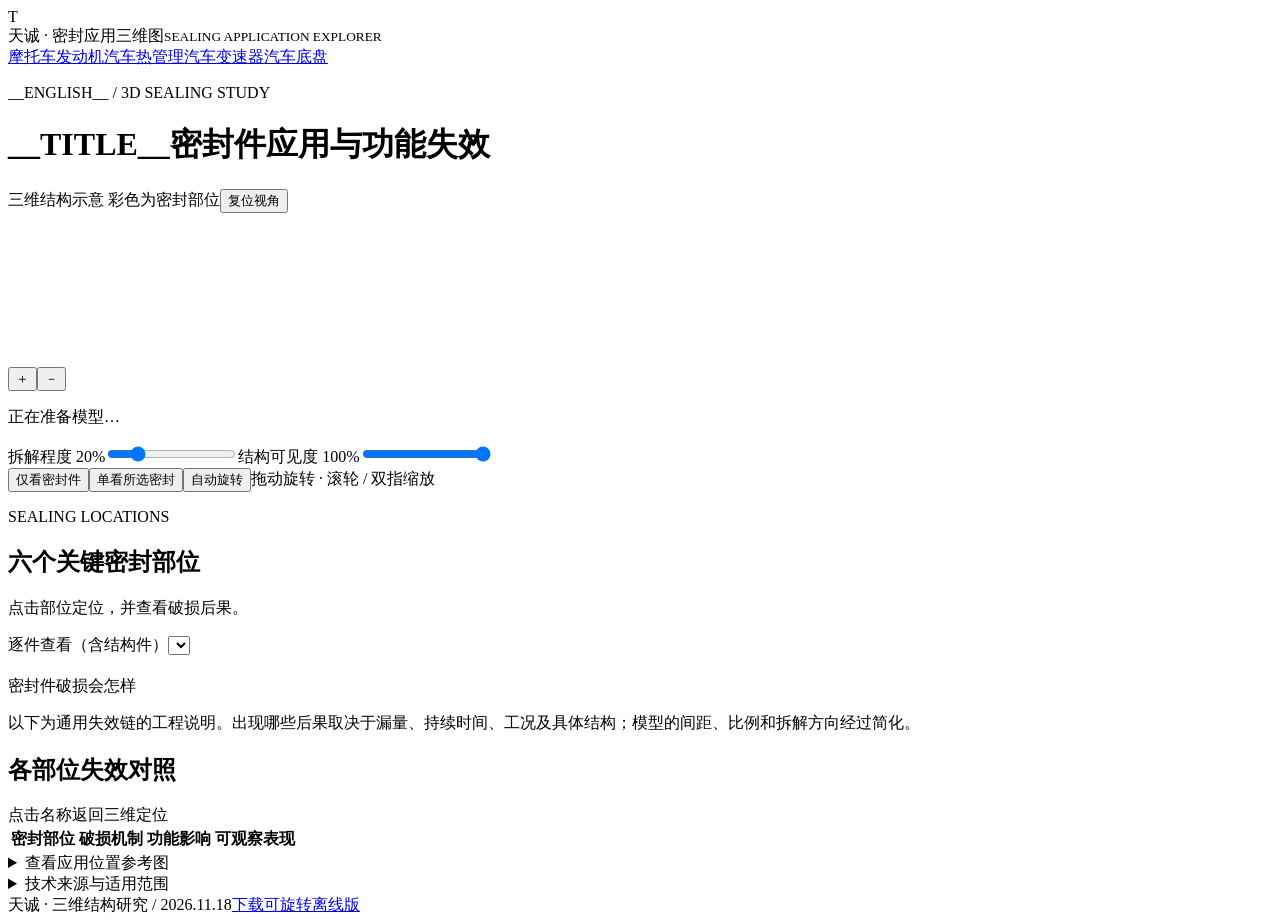
<file: src/system-page.html>
<!doctype html>
<html lang="zh-CN">
<head>
  <meta charset="utf-8">
  <meta name="viewport" content="width=device-width,initial-scale=1">
  <meta name="theme-color" content="#153e55">
  <meta name="description" content="可旋转、缩放和拆解的汽车密封件三维模型，逐部位查看密封件破损的机制、功能影响及表现。">
  <title>__TITLE__ · 天诚密封应用三维图</title>
  <!-- INLINE:system-viewer.css -->
</head>
<body data-system="__SYSTEM__">
  <header class="app-header">
    <div class="brand"><span class="brand-mark" aria-hidden="true">T</span><div>天诚 · 密封应用三维图<small>SEALING APPLICATION EXPLORER</small></div></div>
    <nav aria-label="业务模块">
      <a href="../">摩托车发动机</a><a href="../thermal/">汽车热管理</a><a href="../transmission/" data-nav="transmission">汽车变速器</a><a href="../chassis/" data-nav="chassis">汽车底盘</a>
    </nav>
  </header>
  <main>
    <div class="intro"><p class="eyebrow">__ENGLISH__ / 3D SEALING STUDY</p><h1>__TITLE__<span>密封件应用与功能失效</span></h1><p id="intro-text"></p></div>
    <div class="workspace">
      <section class="viewer" aria-label="交互式三维模型">
        <div class="view-toolbar"><span class="view-caption">三维结构示意 <i></i> 彩色为密封部位</span><button type="button" id="reset">复位视角</button></div>
        <div id="stage" class="stage"><canvas id="model" tabindex="0" aria-label="可交互三维模型，拖动或方向键旋转，滚轮或加减键缩放"></canvas><div id="markers"></div><div class="zoom-controls"><button id="zoom-in" type="button" aria-label="放大">＋</button><button id="zoom-out" type="button" aria-label="缩小">－</button></div><p id="model-status" role="status">正在准备模型…</p></div>
        <div class="controls"><label>拆解程度 <output id="explode-value">20%</output><input id="explode" aria-label="拆解程度" type="range" min="0" max="100" value="20"></label><label>结构可见度 <output id="opacity-value">100%</output><input id="opacity" aria-label="结构可见度" type="range" min="8" max="100" value="100"></label></div>
        <div class="view-actions"><button id="seals-only" type="button" aria-pressed="false">仅看密封件</button><button id="single" type="button" aria-pressed="false">单看所选密封</button><button id="rotate" type="button" aria-pressed="false">自动旋转</button><span>拖动旋转 · 滚轮 / 双指缩放</span></div>
      </section>
      <aside class="parts-panel" aria-labelledby="parts-title"><div class="panel-head"><p class="eyebrow">SEALING LOCATIONS</p><h2 id="parts-title">六个关键密封部位</h2><p>点击部位定位，并查看破损后果。</p></div><div id="seal-points"></div><label class="part-select-label" for="all-parts">逐件查看（含结构件）</label><select id="all-parts" aria-label="逐件选择模型零件"></select></aside>
    </div>
    <section class="failure-section" aria-live="polite" aria-labelledby="selected-title"><div class="selected-heading"><div><p id="selected-kind" class="eyebrow"></p><h2 id="selected-title"></h2></div><span class="failure-badge" id="failure-badge">密封件破损会怎样</span></div><p class="location" id="selected-location"></p><div class="failure-grid" id="failure-grid"></div><p class="evidence" id="selected-sources"></p><p class="scope-note">以下为通用失效链的工程说明。出现哪些后果取决于漏量、持续时间、工况及具体结构；模型的间距、比例和拆解方向经过简化。</p></section>
    <section class="comparison"><div class="section-heading"><h2>各部位失效对照</h2><span>点击名称返回三维定位</span></div><div class="table-wrap"><table><thead><tr><th>密封部位</th><th>破损机制</th><th>功能影响</th><th>可观察表现</th></tr></thead><tbody id="failure-table"></tbody></table></div></section>
    <details class="reference"><summary>查看应用位置参考图</summary><p>用户提供的应用位置参考。交互模型按通用结构重建，用于解释位置与机理，不是原厂 CAD。</p><img src="__REFERENCE__" alt="__TITLE__密封件应用位置参考图" loading="lazy" width="1280" height="720"></details>
    <details class="reference"><summary>技术来源与适用范围</summary><ul id="source-list"></ul></details>
    <footer><span>天诚 · 三维结构研究 / 2026.11.18</span><a id="download" download="__TITLE__-三维图与失效说明.html" href="./offline.html">下载可旋转离线版</a></footer>
  </main>
  <!-- INLINE:three.min.js -->
  <!-- INLINE:transmission-model.js -->
  <!-- INLINE:chassis-model.js -->
  <!-- INLINE:failure-data.js -->
  <!-- INLINE:system-viewer.js -->
</body>
</html>
</file>
